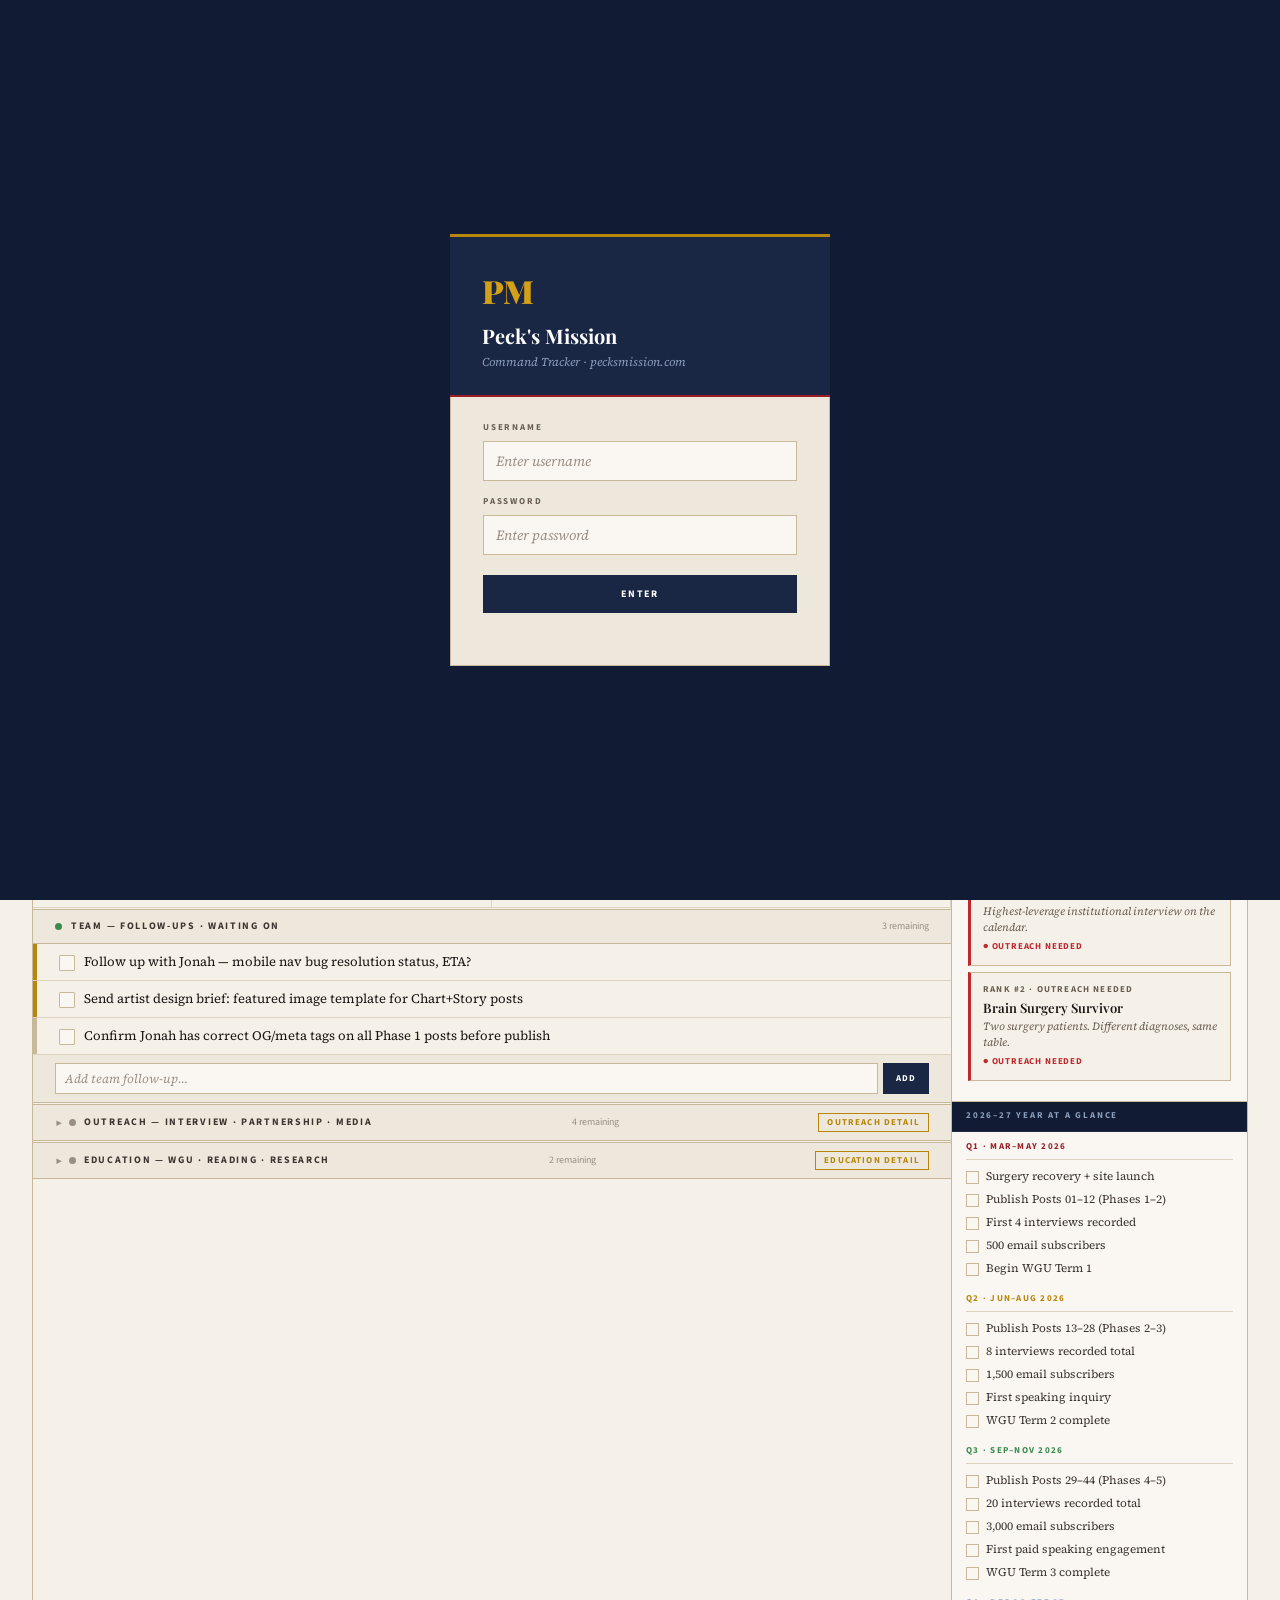
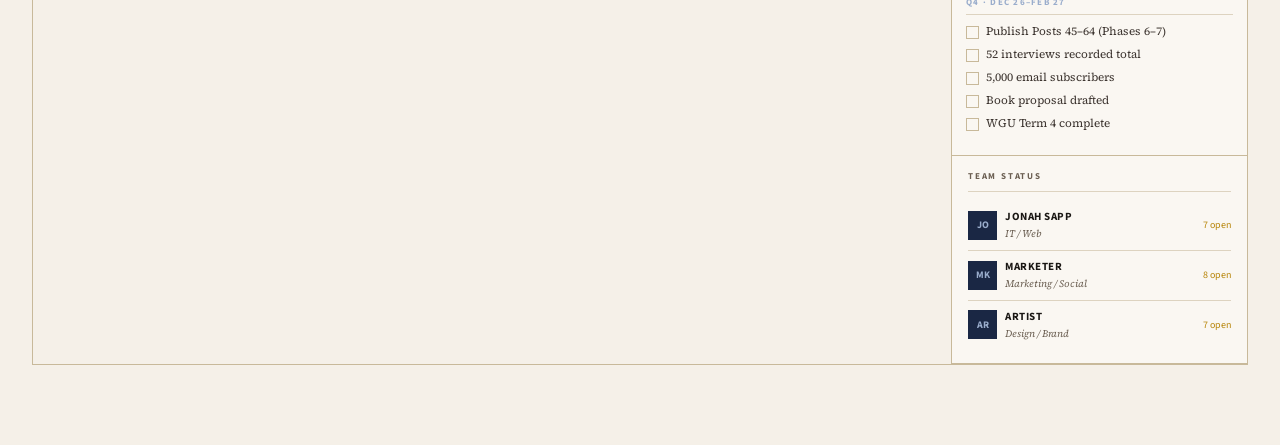
<file: index.html>
<!DOCTYPE html>
<html lang="en">
<head>
  <meta charset="UTF-8"/>
  <meta name="viewport" content="width=device-width,initial-scale=1.0"/>
  <title>Peck's Mission — Command Tracker</title>
  <link rel="preconnect" href="https://fonts.googleapis.com"/>
  <link rel="preconnect" href="https://fonts.gstatic.com" crossorigin/>
  <link href="https://fonts.googleapis.com/css2?family=Playfair+Display:ital,wght@0,400;0,600;0,700;0,900;1,400;1,600&family=Source+Serif+4:ital,opsz,wght@0,8..60,300;0,8..60,400;0,8..60,600;1,8..60,300;1,8..60,400&family=Source+Sans+3:wght@300;400;600;700&display=swap" rel="stylesheet"/>
  <link rel="stylesheet" href="styles.css"/>
  <style>
    /* ── SPURGEON DAY THEME BANNER ── */
    #spurgeon-banner {
      background: var(--navy-deep, #0d1b2e);
      border-bottom: 3px solid var(--gold, #c9a84c);
      padding: 10px 20px 10px 20px;
      display: flex;
      align-items: center;
      justify-content: space-between;
      gap: 16px;
      flex-wrap: wrap;
    }
    #spurgeon-banner .sb-day {
      font-family: var(--fn, 'Playfair Display', serif);
      font-size: 11px;
      font-weight: 700;
      letter-spacing: .18em;
      text-transform: uppercase;
      color: var(--gold, #c9a84c);
    }
    #spurgeon-banner .sb-theme {
      font-family: var(--fn, 'Playfair Display', serif);
      font-size: 15px;
      font-weight: 700;
      color: #fff;
    }
    #spurgeon-banner .sb-onejob {
      font-family: var(--fs, 'Source Serif 4', serif);
      font-style: italic;
      font-size: 12px;
      color: #8a9dbb;
      max-width: 420px;
    }
    #spurgeon-banner .sb-rest {
      background: rgba(201,168,76,.13);
      border: 1px solid rgba(201,168,76,.35);
      border-radius: 4px;
      padding: 3px 10px;
      font-size: 11px;
      color: var(--gold, #c9a84c);
      font-weight: 700;
      letter-spacing: .1em;
    }

    /* ── FOCUS MODE ── */
    #focus-btn {
      background: var(--gold, #c9a84c);
      color: #0d1b2e;
      border: none;
      border-radius: 4px;
      padding: 5px 14px;
      font-size: 11px;
      font-weight: 700;
      letter-spacing: .1em;
      text-transform: uppercase;
      cursor: pointer;
      transition: opacity .15s;
      white-space: nowrap;
    }
    #focus-btn:hover { opacity: .85; }
    body.focus-mode .sec-body:not(#sec-priority-body),
    body.focus-mode .sec-head:not(#sec-priority-head),
    body.focus-mode .tsh:not(.priority-tsh),
    body.focus-mode .ar:not(#ar-priority),
    body.focus-mode #tl-team, body.focus-mode #tl-team + .ar,
    body.focus-mode .bs,
    body.focus-mode .util-links,
    body.focus-mode .masthead .mh-stats { display: none !important; }
    body.focus-mode #focus-btn { background: #e05; color: #fff; }

    /* ── SIDEBAR TOGGLE ── */
    #sidebar-toggle {
      font-size: 11px;
      color: #6a7a99;
      cursor: pointer;
      border: 1px solid rgba(255,255,255,.1);
      border-radius: 3px;
      padding: 3px 9px;
      background: transparent;
      white-space: nowrap;
    }
    #sidebar-toggle:hover { color: #aaa; }
    body.sidebar-hidden .bs { display: none !important; }
    body.sidebar-hidden .bg { grid-template-columns: 1fr !important; }

    /* ── PRIORITY SECTION — visually unmissable ── */
    #sec-priority-head {
      border-left: 4px solid #e05 !important;
      background: rgba(220,30,50,.07) !important;
    }
    #sec-priority-head .tsh-t {
      font-weight: 700 !important;
      font-size: 13px !important;
    }

    /* ── SECTIONS COLLAPSED BY DEFAULT ── */
    .sec-body.collapsed {
      max-height: 0 !important;
      overflow: hidden !important;
      padding: 0 !important;
    }
    .sec-toggle.rotated { transform: rotate(-90deg); display: inline-block; }

    /* ── TASK COMPLETION ANIMATION ── */
    @keyframes taskDone {
      0%   { background: rgba(80,200,120,.25); transform: scale(1.01); }
      60%  { background: rgba(80,200,120,.1); }
      100% { background: transparent; transform: scale(1); }
    }
    .task-just-done { animation: taskDone .55s ease-out forwards; }

    /* ── DONE COUNTER REWARD ── */
    @keyframes counterPop {
      0%   { transform: scale(1); }
      40%  { transform: scale(1.35); color: #ffe066; }
      100% { transform: scale(1); }
    }
    .counter-pop { animation: counterPop .4s ease-out forwards; }

    /* ── REST DAY OVERLAY ── */
    #rest-overlay {
      display: none;
      position: fixed; inset: 0;
      background: rgba(13,27,46,.96);
      z-index: 9000;
      align-items: center;
      justify-content: center;
      flex-direction: column;
      gap: 18px;
      text-align: center;
    }
    #rest-overlay.active { display: flex; }
    #rest-overlay .ro-day {
      font-family: var(--fn, 'Playfair Display', serif);
      font-size: 13px; font-weight: 700; letter-spacing: .2em;
      text-transform: uppercase; color: var(--gold, #c9a84c);
    }
    #rest-overlay .ro-title {
      font-family: var(--fn, 'Playfair Display', serif);
      font-size: 32px; font-weight: 900; color: #fff;
    }
    #rest-overlay .ro-body {
      font-family: var(--fs, 'Source Serif 4', serif);
      font-style: italic; font-size: 16px; color: #8a9dbb;
      max-width: 420px; line-height: 1.6;
    }
    #rest-overlay .ro-quote {
      font-family: var(--fs, 'Source Serif 4', serif);
      font-style: italic; font-size: 13px; color: #5a6a80;
      max-width: 380px; line-height: 1.6;
    }
    #rest-override {
      margin-top: 8px; background: transparent;
      border: 1px solid rgba(255,255,255,.15); color: #5a6a80;
      border-radius: 3px; padding: 6px 16px; font-size: 11px;
      cursor: pointer; letter-spacing: .08em;
    }
    #rest-override:hover { color: #8a9dbb; }
  </style>
</head>
<body>

<!-- ═══ REST DAY OVERLAY ═══ -->
<div id="rest-overlay">
  <div class="ro-day">Wednesday · Mid-Week Sabbath</div>
  <div class="ro-title">Rest is the Work Today.</div>
  <div class="ro-body">Spurgeon protected Wednesday completely — no sermons, no letters, no ministry. He called it non-negotiable. So do you.</div>
  <div class="ro-quote">"Whoever rests not one day in seven is in danger of breaking down." — C.H. Spurgeon</div>
  <button id="rest-override" onclick="document.getElementById('rest-overlay').classList.remove('active')">I know what I'm doing — let me in</button>
</div>

<!-- ═══ LOGIN SCREEN ═══ -->
<div id="login-screen">
  <div class="lbox">
    <div class="lbox-top">
      <div class="lbox-seal">PM</div>
      <div class="lbox-title">Peck's Mission</div>
      <div class="lbox-sub">Command Tracker · pecksmission.com</div>
    </div>
    <div class="lbox-body">
      <div class="lfield"><label for="l-user">Username</label><input type="text" id="l-user" placeholder="Enter username" autocomplete="username" onkeydown="if(event.key==='Enter')doLogin()"/></div>
      <div class="lfield"><label for="l-pass">Password</label><input type="password" id="l-pass" placeholder="Enter password" autocomplete="current-password" onkeydown="if(event.key==='Enter')doLogin()"/></div>
      <button class="lbtn" onclick="doLogin()">Enter</button>
      <div class="lerr" id="lerr"></div>
    </div>
  </div>
</div>

<!-- ═══ MANAGE USERS MODAL ═══ -->
<div id="users-modal">
  <div class="um-box">
    <div class="um-head"><div class="um-title">Manage Users</div><button class="um-close" aria-label="Close manage users" onclick="closeUsers()">✕</button></div>
    <div class="um-body">
      <div class="um-note">Approved usernames — all use the same password.</div>
      <div id="user-list"></div>
      <div class="um-add"><input class="um-inp" id="new-user" placeholder="New username…" onkeydown="if(event.key==='Enter')addUser()"/><button class="ab" onclick="addUser()">Add</button></div>
    </div>
  </div>
</div>

<!-- ═══ DETAIL MODAL ═══ -->
<div id="dm">
  <div class="dm-box">
    <div class="dm-head">
      <div><div class="dm-title" id="dm-title">Detail View</div><div class="dm-sub" id="dm-sub"></div></div>
      <button class="dm-close" aria-label="Close detail view" onclick="closeDM()">✕</button>
    </div>
    <div class="dm-body" id="dm-body"></div>
  </div>
</div>

<!-- ═══ UTILITY BAR ═══ -->
<div class="util-bar">
  <div style="display:flex;align-items:center;gap:10px;">
    <button id="focus-btn" onclick="toggleFocusMode()">⚡ Focus Mode</button>
    <button id="sidebar-toggle" onclick="toggleSidebar()">Hide Sidebar</button>
  </div>
  <div style="display:flex;align-items:center;gap:16px;">
    <span class="ul" onclick="openUsers()" style="color:#6a7a99;">Manage Users</span>
    <span class="ul" onclick="signOut()" style="color:#6a7a99;">Sign Out</span>
    <span class="ul" onclick="clearState()" style="color:#6a7a99;">Reset Data</span>
    <div class="util-clock" id="clk">—</div>
  </div>
</div>

<!-- ═══ MASTHEAD ═══ -->
<div class="masthead">
  <div class="mh-inner">
    <div class="mh-brand">
      <div class="mh-seal"><div class="mh-seal-txt">PM</div></div>
      <div>
        <div class="mh-eyebrow">Command Tracker · pecksmission.com · Nashville, TN</div>
        <div class="mh-title">Peck's Mission</div>
        <div class="mh-sub">Patient Advocate · Combat Medic · Storyteller · Suboccipital Craniectomy Survivor</div>
      </div>
    </div>
    <div class="mh-stats">
      <div class="ms"><div class="ms-num gold" id="s-done">0</div><div class="ms-lbl">Done Today</div></div>
      <div class="ms"><div class="ms-num" id="s-rem">0</div><div class="ms-lbl">Remaining</div></div>
      <div class="ms"><div class="ms-num">P1</div><div class="ms-lbl">Active Phase</div></div>
      <div class="ms"><div class="ms-num red">80+</div><div class="ms-lbl">Subscribers</div></div>
    </div>
  </div>
</div>

<!-- ═══ PRIMARY NAV ═══ -->
<nav class="pnav">
  <div class="pnav-inner">
    <button class="ni active" onclick="nav('briefing',this)">Daily Briefing</button>
    <a class="ni" href="calendar.html" target="_blank" style="text-decoration:none;">Content Calendar ↗</a>
    <button class="ni" onclick="nav('interviews',this)">Interviews</button>
    <button class="ni" onclick="nav('team',this)">Team</button>
    <button class="ni" onclick="nav('analytics',this)">Analytics</button>
    <button class="ni" onclick="nav('education',this)">Education</button>
    <button class="ni" onclick="nav('outreach',this)">Outreach CRM</button>
  </div>
</nav>

<!-- ═══════════════════════════════════════════════════
     PAGE: DAILY BRIEFING
════════════════════════════════════════════════════ -->
<div class="page active" id="page-briefing">
  <div class="cw">
    <!-- SPURGEON DAY THEME BANNER -->
    <div id="spurgeon-banner">
      <div>
        <div class="sb-day" id="sb-day-label">—</div>
        <div class="sb-theme" id="sb-theme-text">—</div>
        <div class="sb-onejob" id="sb-onejob-text">—</div>
      </div>
      <div id="sb-rest-badge" class="sb-rest" style="display:none;">🛑 Rest Day</div>
    </div>

    <div class="sr"><div class="sr-line"></div><div class="sr-tag" id="today-lbl">Daily Briefing</div><div class="sr-line"></div></div>
    <div class="bg">
      <!-- LEFT COLUMN -->
      <div class="bp">
        <div class="dbn">
          <div class="dbn-day" id="dd">—</div>
          <div class="dbn-full" id="df">—</div>
          <div class="dbn-phase">● Phase 1 Active — The Personal Record</div>
        </div>

        <!-- Priority -->
        <div class="sec-head tsh" id="sec-priority-head" style="margin-top:1px;" onclick="toggleSec(this)">
          <span class="sec-toggle">▾</span><span class="flag f-r"></span>
          <span class="tsh-t">Priority — Non-Negotiable Today</span>
          <span class="tsh-c" id="c-p"></span>
          <button class="sec-drill" onclick="event.stopPropagation();drillTask('priority','Priority')">Priority Detail</button>
        </div>
        <div class="sec-body" id="sec-priority-body" style="max-height:2000px;">
          <div id="tl-priority"></div>
          <div class="ar" id="ar-priority"><input class="ai" id="ai-priority" placeholder="Add priority task…" onkeydown="if(event.key==='Enter')addT('priority')"/><button class="ab" onclick="addT('priority')">Add</button></div>
        </div>

        <!-- Content -->
        <div class="sec-head tsh" style="margin-top:1px;" onclick="toggleSec(this)">
          <span class="sec-toggle rotated">▾</span><span class="flag f-g"></span>
          <span class="tsh-t">Content — Writing · Publishing · Scheduling</span>
          <span class="tsh-c" id="c-c"></span>
          <button class="sec-drill" onclick="event.stopPropagation();drillTask('content','Content')">Content Detail</button>
        </div>
        <div class="sec-body collapsed" style="max-height:2000px;">
          <div id="tl-content"></div>
          <div class="ar"><input class="ai" id="ai-content" placeholder="Add content task…" onkeydown="if(event.key==='Enter')addT('content')"/><button class="ab" onclick="addT('content')">Add</button></div>
        </div>

        <!-- Comms Check -->
        <div class="tsh" style="margin-top:1px;"><span class="flag f-n"></span><span class="tsh-t">Comms Check — Email · DM · Platform</span></div>
        <div class="cg">
          <div class="cc" onclick="toggleComms(this)"><div class="cp">Email / Mailchimp</div><div class="cn">Inbox</div><div class="ch">Answer all outstanding emails</div></div>
          <div class="cc" onclick="toggleComms(this)"><div class="cp">Instagram DMs</div><div class="cn">Check</div><div class="ch">Respond to every DM</div></div>
          <div class="cc" onclick="toggleComms(this)"><div class="cp">Facebook</div><div class="cn neu">Check</div><div class="ch">Comments + messages</div></div>
          <div class="cc" onclick="toggleComms(this)"><div class="cp">Texts / Interview Outreach</div><div class="cn neu">Check</div><div class="ch">Follow up on any outreach texts</div></div>
        </div>

        <!-- Team -->
        <div class="tsh" style="margin-top:1px;"><span class="flag f-gr"></span><span class="tsh-t">Team — Follow-Ups · Waiting On</span><span class="tsh-c" id="c-t"></span></div>
        <div id="tl-team"></div>
        <div class="ar"><input class="ai" id="ai-team" placeholder="Add team follow-up…" onkeydown="if(event.key==='Enter')addT('team')"/><button class="ab" onclick="addT('team')">Add</button></div>

        <!-- Outreach Daily -->
        <div class="sec-head tsh" style="margin-top:1px;" onclick="toggleSec(this)">
          <span class="sec-toggle rotated">▾</span><span class="flag f-m"></span>
          <span class="tsh-t">Outreach — Interview · Partnership · Media</span>
          <span class="tsh-c" id="c-o"></span>
          <button class="sec-drill" onclick="event.stopPropagation();drillTask('outreach-daily','Outreach')">Outreach Detail</button>
        </div>
        <div class="sec-body collapsed" style="max-height:2000px;">
          <div id="tl-outreach-daily"></div>
          <div class="ar"><input class="ai" id="ai-outreach-daily" placeholder="Add outreach task…" onkeydown="if(event.key==='Enter')addT('outreach-daily')"/><button class="ab" onclick="addT('outreach-daily')">Add</button></div>
        </div>

        <!-- Education Daily -->
        <div class="sec-head tsh" style="margin-top:1px;" onclick="toggleSec(this)">
          <span class="sec-toggle rotated">▾</span><span class="flag f-m"></span>
          <span class="tsh-t">Education — WGU · Reading · Research</span>
          <span class="tsh-c" id="c-e"></span>
          <button class="sec-drill" onclick="event.stopPropagation();drillTask('edu','Education')">Education Detail</button>
        </div>
        <div class="sec-body collapsed" style="max-height:2000px;">
          <div id="tl-edu"></div>
          <div class="ar"><input class="ai" id="ai-edu" placeholder="Add education task…" onkeydown="if(event.key==='Enter')addT('edu')"/><button class="ab" onclick="addT('edu')">Add</button></div>
        </div>
      </div>

      <!-- RIGHT SIDEBAR -->
      <div class="bs">
        <div class="sbb">
          <div class="sbl">Mission Progress</div>
          <div class="pi"><div class="pi-lbs"><span>Posts Published</span><span>0 / 64</span></div><div class="pt"><div class="pf fn" style="width:0%"></div></div></div>
          <div class="pi"><div class="pi-lbs"><span>Interviews Done</span><span>0 / 52</span></div><div class="pt"><div class="pf fg" style="width:0%"></div></div></div>
          <div class="pi"><div class="pi-lbs"><span>Email Subscribers</span><span>80+</span></div><div class="pt"><div class="pf fgr" style="width:8%"></div></div></div>
          <div class="oq">
            <div class="oq-t">"Good physicians treat the disease. Great physicians treat the patient that has the disease."</div>
            <div class="oq-a">— William Osler, Founder of Johns Hopkins Medicine</div>
          </div>
        </div>
        <div class="sbb">
          <div class="sbl">Next Post</div>
          <div class="sc g"><div class="sc-ty">Chart + Story · Phase 1 · Post 01</div><div class="sc-ti">Stand In Front of Me</div><div class="sc-d">Surgery Day — neuro assessments, pain documentation. Sets the format for everything that follows.</div><div class="sc-s dr">● Drafting</div></div>
        </div>
        <div class="sbb">
          <div class="sbl">Top Priority Interviews</div>
          <div class="sc r"><div class="sc-ty">Rank #1 · Outreach Needed</div><div class="sc-ti">VP of Operations — Level 1 Trauma</div><div class="sc-d">Highest-leverage institutional interview on the calendar.</div><div class="sc-s out">● Outreach Needed</div></div>
          <div class="sc r"><div class="sc-ty">Rank #2 · Outreach Needed</div><div class="sc-ti">Brain Surgery Survivor</div><div class="sc-d">Two surgery patients. Different diagnoses, same table.</div><div class="sc-s out">● Outreach Needed</div></div>
        </div>
        <div class="sbb" style="padding:0;overflow:hidden;">
          <div style="background:var(--navy-deep);padding:7px 14px;border-bottom:1px solid rgba(255,255,255,.08);">
            <div style="font-family:var(--fn);font-size:9px;font-weight:700;letter-spacing:.2em;text-transform:uppercase;color:#8a9dbb;">2026–27 Year at a Glance</div>
          </div>
          <div id="yag-body" style="padding:8px 14px;background:var(--white);"></div>
        </div>
        <div class="sbb">
          <div class="sbl">Team Status</div>
          <div class="str" onclick="nav('team',null)"><div class="sav">JO</div><div><div class="stn">Jonah Sapp</div><div class="str-r">IT / Web</div></div><div class="stp">7 open</div></div>
          <div class="str" onclick="nav('team',null)"><div class="sav">MK</div><div><div class="stn">Marketer</div><div class="str-r">Marketing / Social</div></div><div class="stp">8 open</div></div>
          <div class="str" onclick="nav('team',null)"><div class="sav">AR</div><div><div class="stn">Artist</div><div class="str-r">Design / Brand</div></div><div class="stp">7 open</div></div>
        </div>
      </div>
    </div>
  </div>
</div>

<!-- ═══════════════════════════════════════════════════
     PAGE: CONTENT CALENDAR
════════════════════════════════════════════════════ -->
<div class="page" id="page-content">
  <div class="cw">
    <div class="sr"><div class="sr-line"></div><div class="sr-tag">Content Calendar · 64 Posts · 7 Phases · 1 Argument</div><div class="sr-line"></div></div>
    <div style="font-family:var(--fs);font-style:italic;color:var(--muted);font-size:13px;padding:4px 0 4px;">Sequence only — dates disregarded. Click status to advance: Planned → Drafting → Ready → Live.</div>
    <div class="cfb-bar">
      <button class="cfb active" onclick="filterCal('all',this)">All Posts</button>
      <button class="cfb" onclick="filterCal('ch',this)">Chart + Story</button>
      <button class="cfb" onclick="filterCal('sl',this)">Solo</button>
      <button class="cfb" onclick="filterCal('in',this)">Interview</button>
      <button class="cfb" onclick="filterCal('co',this)">Collaborative</button>
    </div>
    <div id="cal-body"></div>
  </div>
</div>

<!-- ═══════════════════════════════════════════════════
     PAGE: INTERVIEWS
════════════════════════════════════════════════════ -->
<div class="page" id="page-interviews">
  <div class="cw">
    <div class="sr"><div class="sr-line"></div><div class="sr-tag">Interview Pipeline · 52 Guests · Ranked by Reach · Goal: 1/Week</div><div class="sr-line"></div></div>
    <div style="font-family:var(--fs);font-style:italic;color:var(--muted);font-size:13px;padding:4px 0 8px;">Click any row to expand prep questions and notes. Click status badge to advance pipeline.</div>
    <table class="it" id="it">
      <thead><tr>
        <th style="width:44px;">#</th>
        <th>Guest &amp; Topic</th>
        <th style="width:85px;">Phase</th>
        <th style="width:105px;">Status</th>
        <th style="width:55px;">Expand</th>
      </tr></thead>
      <tbody id="it-body"></tbody>
    </table>
    <div class="aif">
      <div class="aif-t">Add New Interview to Pipeline</div>
      <div class="fg2">
        <div class="fgp"><label class="flbl">Guest Name / Role</label><input class="finp" id="ng" placeholder="e.g. ICU Nurse, Vanderbilt"/></div>
        <div class="fgp"><label class="flbl">Phase</label><input class="finp" id="nph" placeholder="e.g. P2, P5+P6"/></div>
        <div class="fgp full"><label class="flbl">Topic / Unique Angle</label><input class="finp" id="nt" placeholder="What does this interview prove? What's the hook?"/></div>
        <div class="fgp full"><label class="flbl">Initial Prep Notes (optional)</label><input class="finp" id="nn" placeholder="Key questions, contact info, scheduling notes…"/></div>
      </div>
      <div style="margin-top:11px;"><button class="ab" onclick="addInt()">Add to Pipeline</button></div>
    </div>
  </div>
</div>

<!-- ═══════════════════════════════════════════════════
     PAGE: TEAM
════════════════════════════════════════════════════ -->
<div class="page" id="page-team">
  <div class="cw">
    <div class="sr"><div class="sr-line"></div><div class="sr-tag">Team Task Tracker — Jonah · Marketer · Artist</div><div class="sr-line"></div></div>
    <div class="tcols" id="tcols"></div>
  </div>
</div>

<!-- ═══════════════════════════════════════════════════
     PAGE: ANALYTICS
════════════════════════════════════════════════════ -->
<div class="page" id="page-analytics">
  <div class="cw">
    <div class="sr"><div class="sr-line"></div><div class="sr-tag">Platform Analytics — Update Weekly</div><div class="sr-line"></div></div>
    <div style="font-family:var(--fs);font-style:italic;color:var(--muted);font-size:13px;padding:6px 0 4px;">Enter current numbers. Use the notes line under each metric for context or trends.</div>
    <div class="ag" id="ag"></div>
  </div>
</div>

<!-- ═══════════════════════════════════════════════════
     PAGE: EDUCATION
════════════════════════════════════════════════════ -->
<div class="page" id="page-education">
  <div class="cw">
    <div class="sr"><div class="sr-line"></div><div class="sr-tag">Self-Education — Mission Reading · WGU BSHA · GoLife100/200 · GoBusiness200 · Goal: 100 Books/Year</div><div class="sr-line"></div></div>
    <div class="ecols" id="ecols"></div>
  </div>
</div>

<!-- ═══════════════════════════════════════════════════
     PAGE: OUTREACH CRM
════════════════════════════════════════════════════ -->
<div class="page" id="page-outreach">
  <div class="cw">
    <div class="sr"><div class="sr-line"></div><div class="sr-tag">Outreach CRM — 45 Contacts Preloaded · Click Row to Advance Status</div><div class="sr-line"></div></div>
    <div style="font-family:var(--fs);font-style:italic;color:var(--muted);font-size:13px;padding:4px 0 6px;">Research → Pitched → Replied → Confirmed → Passed. Contacts organized by category.</div>
    <table class="crm">
      <thead><tr>
        <th>Contact / Organization</th>
        <th style="width:150px;">Category</th>
        <th style="width:95px;">Last Contact</th>
        <th style="width:98px;">Status</th>
      </tr></thead>
      <tbody id="crm-body"></tbody>
    </table>
    <div class="crm-add">
      <input class="crminp" id="crm-nm" placeholder="Contact or org name…" style="flex:1;"/>
      <input class="crminp" id="crm-ct" placeholder="Category…" style="width:170px;"/>
      <input class="crminp" id="crm-no" placeholder="Notes…" style="width:200px;"/>
      <button class="ab" onclick="addCRM()">Add Contact</button>
    </div>
  </div>
</div>

<!-- ═══════════════════════════════════════════════════
     SCRIPTS — load order matters
════════════════════════════════════════════════════ -->
<script src="shared.js"></script>
<script src="interviews-data.js"></script>
<script src="books-data.js"></script>
<script src="calendar-data.js"></script>
<script src="storage.js"></script>
<script src="briefing.js"></script>
<script src="calendar.js"></script>
<script src="interviews.js"></script>
<script src="team.js"></script>
<script src="analytics.js"></script>
<script src="education.js"></script>
<script src="outreach.js"></script>
<script src="drills.js"></script>
<script src="init.js"></script>

<script>
/* ── SPURGEON DAILY THEMES ── */
const SPURGEON_DAYS = {
  0: { // Sunday
    label: 'Sunday',
    theme: 'Reflection & Recovery',
    job: 'Review the week. Write one honest paragraph about what moved the mission forward.',
    rest: false
  },
  1: { // Monday
    label: 'Monday',
    theme: 'Correspondence & Comms',
    job: 'Clear every inbox. Answer every DM. Start the week with zero outstanding messages.',
    rest: false
  },
  2: { // Tuesday
    label: 'Tuesday',
    theme: 'Content Day',
    job: 'Write, record, or schedule one piece of content. That\'s the win for today.',
    rest: false
  },
  3: { // Wednesday
    label: 'Wednesday · Mid-Week Sabbath',
    theme: 'Protected Rest',
    job: 'Spurgeon took Wednesday completely off. No output. No decisions. Recharge.',
    rest: true
  },
  4: { // Thursday
    label: 'Thursday',
    theme: 'Outreach & Interviews',
    job: 'Send one pitch. Follow up on one lead. Move one interview closer to booked.',
    rest: false
  },
  5: { // Friday
    label: 'Friday',
    theme: 'Deep Work & Education',
    job: 'One hour of WGU or mission reading. No shallow tasks until this is done.',
    rest: false
  },
  6: { // Saturday
    label: 'Saturday',
    theme: 'Review & Plan',
    job: 'What\'s undone from this week? Set the three priorities for Monday. Then stop.',
    rest: false
  }
};

function initSpurgeonBanner() {
  const day = new Date().getDay();
  const d = SPURGEON_DAYS[day];
  document.getElementById('sb-day-label').textContent = d.label;
  document.getElementById('sb-theme-text').textContent = d.theme;
  document.getElementById('sb-onejob-text').textContent = d.job;
  if (d.rest) {
    document.getElementById('sb-rest-badge').style.display = 'block';
    document.getElementById('rest-overlay').classList.add('active');
  }
}

/* ── FOCUS MODE ── */
function toggleFocusMode() {
  const on = document.body.classList.toggle('focus-mode');
  document.getElementById('focus-btn').textContent = on ? '✕ Exit Focus' : '⚡ Focus Mode';
}

/* ── SIDEBAR TOGGLE ── */
function toggleSidebar() {
  const hidden = document.body.classList.toggle('sidebar-hidden');
  document.getElementById('sidebar-toggle').textContent = hidden ? 'Show Sidebar' : 'Hide Sidebar';
}

/* ── PATCH toggleSec TO SUPPORT COLLAPSED CLASS ── */
const _origToggleSec = typeof toggleSec === 'function' ? toggleSec : null;
window.toggleSec = function(header) {
  if (_origToggleSec) { _origToggleSec(header); return; }
  const body = header.nextElementSibling;
  const arrow = header.querySelector('.sec-toggle');
  if (!body) return;
  body.classList.toggle('collapsed');
  if (arrow) arrow.classList.toggle('rotated');
};

/* ── DONE COUNTER REWARD ANIMATION ── */
const _sDoneEl = document.getElementById('s-done');
if (_sDoneEl) {
  const obs = new MutationObserver(() => {
    _sDoneEl.classList.remove('counter-pop');
    void _sDoneEl.offsetWidth; // reflow
    _sDoneEl.classList.add('counter-pop');
  });
  obs.observe(_sDoneEl, { childList: true, characterData: true, subtree: true });
}

/* ── INIT ── */
document.addEventListener('DOMContentLoaded', initSpurgeonBanner);
// fallback if DOMContentLoaded already fired
if (document.readyState !== 'loading') initSpurgeonBanner();
</script>
</body>
</html>
</file>
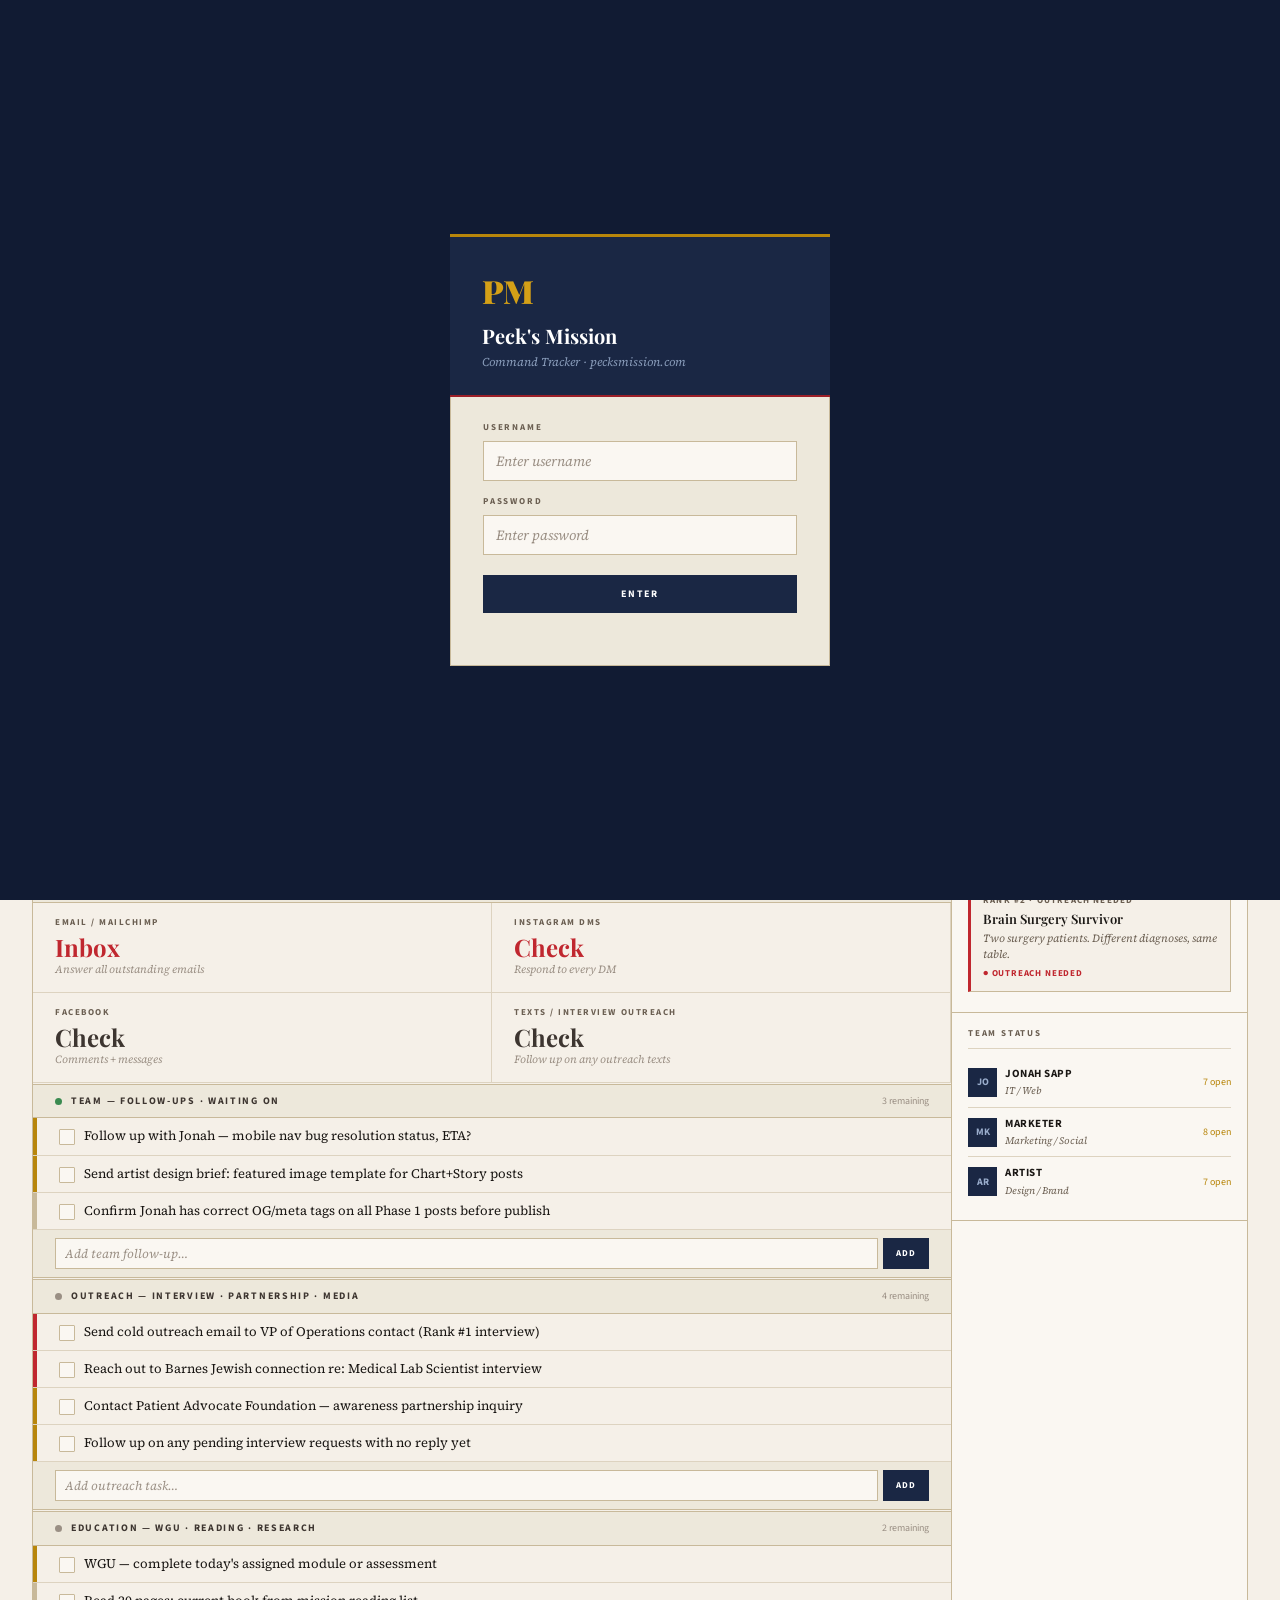
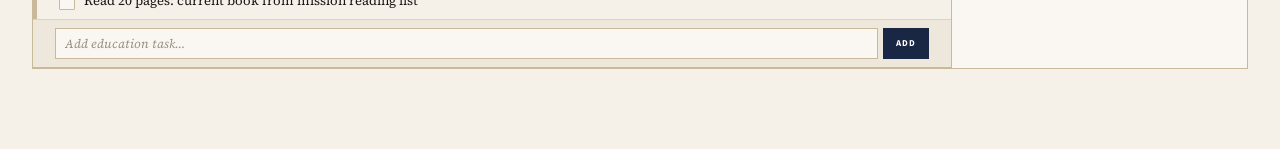
<file: index (2).html>
<!DOCTYPE html>
<html lang="en">
<head>
  <meta charset="UTF-8"/>
  <meta name="viewport" content="width=device-width,initial-scale=1.0"/>
  <title>Peck's Mission — Command Tracker</title>
  <link rel="preconnect" href="https://fonts.googleapis.com"/>
  <link rel="preconnect" href="https://fonts.gstatic.com" crossorigin/>
  <link href="https://fonts.googleapis.com/css2?family=Playfair+Display:ital,wght@0,400;0,600;0,700;0,900;1,400;1,600&family=Source+Serif+4:ital,opsz,wght@0,8..60,300;0,8..60,400;0,8..60,600;1,8..60,300;1,8..60,400&family=Source+Sans+3:wght@300;400;600;700&display=swap" rel="stylesheet"/>
  <style>
    :root{--navy:#1a2744;--navy-deep:#111b33;--navy-mid:#243058;--red:#9c1f28;--red-lt:#c0272f;--cream:#f5f0e8;--cream-dk:#ede8db;--cream-md:#e6dfd0;--rule:#c8b99a;--rule-lt:#ddd3c0;--ink:#1a1714;--ink-md:#3d3530;--muted:#6b5f52;--muted-lt:#9a8f84;--white:#faf7f2;--gold:#b8860b;--gold-lt:#d4a017;--green:#2d6b3f;--green-lt:#3a8a50;--fd:'Playfair Display',Georgia,serif;--fs:'Source Serif 4',Georgia,serif;--fn:'Source Sans 3',Helvetica,sans-serif;}
    /* LOGIN */
    #login-screen{position:fixed;inset:0;background:var(--navy-deep);display:flex;align-items:center;justify-content:center;z-index:9999;}
    #login-screen.hidden{display:none;}
    .lbox{width:380px;max-width:90vw;}
    .lbox-top{background:var(--navy);padding:28px 32px 22px;border-top:3px solid var(--gold);border-bottom:2px solid var(--red);}
    .lbox-seal{font-family:var(--fd);font-size:32px;font-weight:900;color:var(--gold-lt);letter-spacing:-.02em;margin-bottom:6px;}
    .lbox-title{font-family:var(--fd);font-size:20px;font-weight:700;color:#fff;line-height:1.2;}
    .lbox-sub{font-family:var(--fs);font-size:12px;font-style:italic;color:#8a9dbb;margin-top:5px;}
    .lbox-body{background:var(--cream-dk);padding:24px 32px 28px;border:1px solid var(--rule);border-top:none;}
    .lfield{margin-bottom:14px;}
    .lfield label{display:block;font-family:var(--fn);font-size:9px;font-weight:700;letter-spacing:.2em;text-transform:uppercase;color:var(--muted);margin-bottom:5px;}
    .lfield input{width:100%;background:var(--white);border:1px solid var(--rule);padding:9px 12px;font-family:var(--fs);font-size:14px;color:var(--ink);outline:none;transition:border-color .15s;}
    .lfield input:focus{border-color:var(--navy);}
    .lfield input::placeholder{color:var(--muted-lt);font-style:italic;}
    .lbtn{width:100%;background:var(--navy);border:none;color:#fff;font-family:var(--fn);font-size:10px;font-weight:700;letter-spacing:.18em;text-transform:uppercase;padding:12px;cursor:pointer;margin-top:6px;transition:background .15s;}
    .lbtn:hover{background:var(--navy-deep);}
    .lerr{font-family:var(--fn);font-size:11px;color:var(--red-lt);margin-top:8px;text-align:center;min-height:16px;letter-spacing:.03em;}
    /* MANAGE USERS MODAL */
    #users-modal{position:fixed;inset:0;background:rgba(17,27,51,.85);display:none;align-items:center;justify-content:center;z-index:8000;}
    #users-modal.open{display:flex;}
    .um-box{background:var(--cream);border:1px solid var(--rule);border-top:3px solid var(--navy);width:420px;max-width:92vw;max-height:80vh;display:flex;flex-direction:column;}
    .um-head{background:var(--navy);padding:14px 18px;display:flex;align-items:center;justify-content:space-between;}
    .um-title{font-family:var(--fd);font-size:16px;font-weight:600;color:#fff;}
    .um-close{background:none;border:none;color:#9aadcc;font-size:18px;cursor:pointer;line-height:1;}
    .um-close:hover{color:#fff;}
    .um-body{padding:16px 18px;overflow-y:auto;}
    .um-note{font-family:var(--fs);font-size:12px;font-style:italic;color:var(--muted);margin-bottom:12px;}
    .user-row{display:flex;align-items:center;justify-content:space-between;padding:8px 12px;border:1px solid var(--rule-lt);background:var(--white);margin-bottom:5px;}
    .user-name{font-family:var(--fn);font-size:12px;font-weight:700;color:var(--ink);letter-spacing:.04em;}
    .user-del{background:none;border:none;font-family:var(--fn);font-size:10px;color:var(--muted-lt);cursor:pointer;padding:2px 6px;}
    .user-del:hover{color:var(--red-lt);}
    .um-add{display:flex;gap:7px;margin-top:12px;}
    .um-inp{flex:1;background:var(--white);border:1px solid var(--rule);padding:7px 10px;font-family:var(--fs);font-size:13px;color:var(--ink);outline:none;}
    .um-inp:focus{border-color:var(--navy);}
    .um-inp::placeholder{color:var(--muted-lt);font-style:italic;}
    *,*::before,*::after{box-sizing:border-box;margin:0;padding:0;}
    html{scroll-behavior:smooth;}
    body{background:var(--cream);color:var(--ink);font-family:var(--fs);font-size:15px;line-height:1.65;min-height:100vh;}
    .util-bar{background:var(--navy-deep);padding:0 32px;height:36px;display:flex;align-items:center;justify-content:space-between;}
    .util-links{display:flex;gap:18px;}
    .ul{font-family:var(--fn);font-size:11px;color:#9aadcc;cursor:pointer;letter-spacing:.03em;transition:color .15s;}
    .ul:hover{color:#fff;}
    .util-clock{font-family:var(--fn);font-size:11px;color:#6a7a99;letter-spacing:.06em;}
    .masthead{background:var(--navy);padding:20px 32px 0;border-bottom:3px solid var(--red);position:relative;}
    .masthead::before{content:'';position:absolute;top:0;left:0;right:0;height:2px;background:var(--gold);}
    .mh-inner{max-width:1300px;margin:0 auto;display:flex;align-items:flex-end;justify-content:space-between;padding-bottom:16px;flex-wrap:wrap;gap:14px;}
    .mh-brand{display:flex;align-items:flex-end;gap:18px;}
    .mh-seal{width:62px;height:62px;border:2px solid rgba(255,255,255,.15);border-radius:50%;display:flex;align-items:center;justify-content:center;background:rgba(255,255,255,.05);flex-shrink:0;}
    .mh-seal-txt{font-family:var(--fd);font-size:21px;font-weight:900;color:var(--gold-lt);}
    .mh-eyebrow{font-family:var(--fn);font-size:10px;letter-spacing:.2em;text-transform:uppercase;color:var(--gold-lt);margin-bottom:4px;}
    .mh-title{font-family:var(--fd);font-size:clamp(22px,3.5vw,40px);font-weight:700;color:#fff;letter-spacing:-.01em;line-height:1.05;}
    .mh-sub{font-family:var(--fs);font-size:13px;font-style:italic;color:#9aadcc;margin-top:4px;}
    .mh-stats{display:flex;gap:26px;flex-wrap:wrap;}
    .ms{text-align:right;}
    .ms-num{font-family:var(--fd);font-size:27px;font-weight:700;color:#fff;line-height:1;}
    .ms-num.gold{color:var(--gold-lt);}
    .ms-num.red{color:#e07070;}
    .ms-lbl{font-family:var(--fn);font-size:9px;letter-spacing:.14em;text-transform:uppercase;color:#6a7a99;margin-top:2px;}
    .pnav{background:var(--navy-mid);border-bottom:1px solid rgba(255,255,255,.08);padding:0 32px;position:sticky;top:0;z-index:200;}
    .pnav-inner{max-width:1300px;margin:0 auto;display:flex;overflow-x:auto;scrollbar-width:none;}
    .pnav-inner::-webkit-scrollbar{display:none;}
    .ni{background:none;border:none;cursor:pointer;font-family:var(--fn);font-size:11px;font-weight:600;letter-spacing:.08em;text-transform:uppercase;color:#8a9dbb;padding:13px 15px;border-bottom:3px solid transparent;margin-bottom:-1px;white-space:nowrap;transition:all .15s;}
    .ni:hover{color:#c8d8ee;}
    .ni.active{color:#fff;border-bottom-color:var(--red-lt);}
    .page{display:none;}
    .page.active{display:block;}
    .cw{max-width:1300px;margin:0 auto;padding:0 32px 80px;}
    .sr{display:flex;align-items:center;gap:14px;padding:22px 0 12px;}
    .sr-line{flex:1;height:1px;background:var(--rule);}
    .sr-tag{font-family:var(--fn);font-size:9px;font-weight:700;letter-spacing:.2em;text-transform:uppercase;padding:3px 12px;border:1px solid var(--rule);color:var(--muted);background:var(--cream-dk);white-space:nowrap;}
    /* BRIEFING */
    .bg{display:grid;grid-template-columns:1fr 295px;border:1px solid var(--rule);border-top:none;}
    .bp{border-right:1px solid var(--rule);}
    .bs{background:var(--white);}
    .dbn{background:var(--navy);padding:13px 22px;display:flex;align-items:baseline;gap:12px;border-bottom:2px solid var(--red);flex-wrap:wrap;}
    .dbn-day{font-family:var(--fd);font-size:29px;font-weight:700;color:#fff;line-height:1;}
    .dbn-full{font-family:var(--fn);font-size:11px;letter-spacing:.13em;text-transform:uppercase;color:#8a9dbb;}
    .dbn-phase{margin-left:auto;font-family:var(--fn);font-size:9px;letter-spacing:.11em;text-transform:uppercase;color:var(--gold-lt);background:rgba(255,255,255,.06);padding:4px 11px;border:1px solid rgba(255,255,255,.1);}
    .tsh{background:var(--cream-dk);border-bottom:1px solid var(--rule);border-top:1px solid var(--rule);padding:8px 22px;display:flex;align-items:center;gap:9px;}
    .tsh-t{font-family:var(--fn);font-size:10px;font-weight:700;letter-spacing:.17em;text-transform:uppercase;color:var(--ink-md);}
    .tsh-c{margin-left:auto;font-family:var(--fn);font-size:10px;color:var(--muted-lt);}
    .flag{display:inline-block;width:7px;height:7px;border-radius:50%;flex-shrink:0;}
    .f-r{background:var(--red-lt);}
    .f-g{background:var(--gold);}
    .f-n{background:var(--navy);}
    .f-gr{background:var(--green-lt);}
    .f-m{background:var(--muted-lt);}
    .tr{display:flex;align-items:flex-start;gap:9px;padding:9px 22px 9px 26px;border-bottom:1px solid var(--rule-lt);cursor:pointer;transition:background .1s;position:relative;animation:rowIn .2s ease both;}
    .tr:hover{background:var(--cream-dk);}
    .tr.done{opacity:.4;}
    .tr.done .tt{text-decoration:line-through;}
    .tpb{position:absolute;left:0;top:0;bottom:0;width:4px;}
    .pr-h{background:var(--red-lt);}
    .pr-m{background:var(--gold);}
    .pr-l{background:var(--rule);}
    .tcb{width:16px;height:16px;border:1.5px solid var(--rule);border-radius:1px;flex-shrink:0;margin-top:2px;display:flex;align-items:center;justify-content:center;background:var(--white);transition:all .15s;}
    .tr.done .tcb{background:var(--navy);border-color:var(--navy);}
    .ck-svg{display:none;}
    .tr.done .ck-svg{display:block;}
    .tb{flex:1;}
    .tt{font-family:var(--fs);font-size:13px;color:var(--ink);line-height:1.4;}
    .tn{font-family:var(--fs);font-size:11px;font-style:italic;color:var(--muted-lt);margin-top:1px;}
    .tdel{font-family:var(--fn);font-size:10px;color:var(--rule);cursor:pointer;margin-left:5px;opacity:0;}
    .tr:hover .tdel{opacity:1;}
    .tdel:hover{color:var(--red-lt);}
    .ar{display:flex;gap:5px;padding:8px 22px;background:var(--cream-dk);border-bottom:1px solid var(--rule);}
    .ai{flex:1;background:var(--white);border:1px solid var(--rule);padding:6px 9px;font-family:var(--fs);font-size:12.5px;color:var(--ink);outline:none;}
    .ai:focus{border-color:var(--navy);}
    .ai::placeholder{color:var(--muted-lt);font-style:italic;}
    .ab{background:var(--navy);border:none;color:#fff;font-family:var(--fn);font-size:9px;font-weight:700;letter-spacing:.11em;text-transform:uppercase;padding:6px 13px;cursor:pointer;white-space:nowrap;}
    .ab:hover{background:var(--navy-deep);}
    .cg{display:grid;grid-template-columns:1fr 1fr;}
    .cc{padding:13px 22px;border-right:1px solid var(--rule-lt);border-bottom:1px solid var(--rule-lt);cursor:pointer;transition:background .12s;}
    .cc:hover{background:var(--cream-dk);}
    .cc.cleared{opacity:.35;}
    .cp{font-family:var(--fn);font-size:9px;font-weight:700;letter-spacing:.17em;text-transform:uppercase;color:var(--muted);margin-bottom:4px;}
    .cn{font-family:var(--fd);font-size:24px;font-weight:700;color:var(--red-lt);line-height:1;}
    .cn.neu{color:var(--ink-md);}
    .ch{font-family:var(--fs);font-size:11px;font-style:italic;color:var(--muted-lt);margin-top:2px;}
    /* SIDEBAR */
    .sbb{border-bottom:1px solid var(--rule);padding:14px 16px;}
    .sbl{font-family:var(--fn);font-size:9px;font-weight:700;letter-spacing:.2em;text-transform:uppercase;color:var(--muted);margin-bottom:9px;padding-bottom:6px;border-bottom:1px solid var(--rule-lt);}
    .pi{margin-bottom:9px;}
    .pi-lbs{display:flex;justify-content:space-between;font-family:var(--fn);font-size:10px;color:var(--muted);margin-bottom:3px;}
    .pt{height:4px;background:var(--rule-lt);}
    .pf{height:100%;transition:width .5s;}
    .fn{background:var(--navy);}
    .fg{background:var(--gold);}
    .fgr{background:var(--green-lt);}
    .oq{border-left:3px solid var(--navy);padding:9px 13px;background:var(--cream-dk);margin-top:10px;}
    .oq-t{font-family:var(--fd);font-size:12px;font-style:italic;color:var(--ink-md);line-height:1.6;}
    .oq-a{font-family:var(--fn);font-size:9px;letter-spacing:.11em;text-transform:uppercase;color:var(--muted);margin-top:4px;}
    .sc{border:1px solid var(--rule);border-left:3px solid var(--navy);padding:10px 12px;background:var(--cream);margin-bottom:6px;}
    .sc.r{border-left-color:var(--red-lt);}
    .sc.g{border-left-color:var(--gold);}
    .sc-ty{font-family:var(--fn);font-size:9px;font-weight:700;letter-spacing:.13em;text-transform:uppercase;color:var(--muted);margin-bottom:2px;}
    .sc-ti{font-family:var(--fd);font-size:13px;font-weight:600;color:var(--ink);line-height:1.3;margin-bottom:3px;}
    .sc-d{font-family:var(--fs);font-size:11px;font-style:italic;color:var(--muted);line-height:1.45;}
    .sc-s{font-family:var(--fn);font-size:9px;font-weight:700;letter-spacing:.09em;text-transform:uppercase;margin-top:4px;}
    .sc-s.out{color:var(--red-lt);}
    .sc-s.dr{color:var(--gold);}
    .str{display:flex;align-items:center;gap:8px;padding:7px 0;border-bottom:1px solid var(--rule-lt);cursor:pointer;}
    .str:last-child{border-bottom:none;}
    .str:hover{opacity:.75;}
    .sav{width:29px;height:29px;background:var(--navy);color:#9aadcc;display:flex;align-items:center;justify-content:center;font-family:var(--fn);font-size:10px;font-weight:700;flex-shrink:0;}
    .stn{font-family:var(--fn);font-size:11px;font-weight:700;color:var(--ink);text-transform:uppercase;letter-spacing:.05em;}
    .str-r{font-family:var(--fs);font-size:10px;font-style:italic;color:var(--muted);}
    .stp{margin-left:auto;font-family:var(--fn);font-size:10px;color:var(--gold);}
    /* CALENDAR */
    .cfb-bar{display:flex;gap:5px;padding:12px 0 5px;flex-wrap:wrap;}
    .cfb{background:var(--white);border:1px solid var(--rule);cursor:pointer;font-family:var(--fn);font-size:9px;font-weight:700;letter-spacing:.11em;text-transform:uppercase;color:var(--muted);padding:4px 12px;transition:all .15s;}
    .cfb:hover{border-color:var(--navy);color:var(--navy);}
    .cfb.active{background:var(--navy);border-color:var(--navy);color:#fff;}
    .cph{background:var(--navy);color:#fff;padding:8px 16px;display:flex;align-items:center;justify-content:space-between;margin-top:2px;}
    .cph-t{font-family:var(--fd);font-size:14px;font-weight:600;font-style:italic;}
    .cph-s{font-family:var(--fn);font-size:9px;letter-spacing:.13em;text-transform:uppercase;color:#8a9dbb;}
    table.cal{width:100%;border-collapse:collapse;background:var(--white);}
    table.cal th{background:var(--cream-dk);border-bottom:2px solid var(--rule);border-right:1px solid var(--rule-lt);padding:7px 13px;font-family:var(--fn);font-size:9px;font-weight:700;letter-spacing:.15em;text-transform:uppercase;color:var(--muted);text-align:left;}
    table.cal td{border-bottom:1px solid var(--rule-lt);border-right:1px solid var(--rule-lt);padding:9px 13px;vertical-align:top;}
    table.cal tr:hover td{background:var(--cream);}
    .ctb{display:inline-block;font-family:var(--fn);font-size:8px;font-weight:700;letter-spacing:.09em;text-transform:uppercase;padding:2px 6px;border:1px solid;}
    .ct-ch{color:var(--navy);border-color:var(--navy);background:rgba(26,39,68,.06);}
    .ct-sl{color:var(--ink-md);border-color:var(--rule);background:var(--cream-dk);}
    .ct-in{color:var(--green);border-color:var(--green);background:rgba(45,107,63,.06);}
    .ct-co{color:var(--gold);border-color:var(--gold);background:rgba(184,134,11,.06);}
    .cal-ti{font-family:var(--fs);font-size:13px;color:var(--ink);line-height:1.4;}
    .cal-gu{font-family:var(--fs);font-size:11px;font-style:italic;color:var(--muted);margin-top:2px;}
    .stb{display:inline-block;font-family:var(--fn);font-size:8px;font-weight:700;letter-spacing:.09em;text-transform:uppercase;padding:2px 7px;border:1px solid;cursor:pointer;}
    .st-pl{color:var(--muted-lt);border-color:var(--rule-lt);}
    .st-dr{color:var(--gold);border-color:var(--gold);background:rgba(184,134,11,.07);}
    .st-rd{color:var(--navy);border-color:var(--navy);background:rgba(26,39,68,.07);}
    .st-lv{color:var(--green-lt);border-color:var(--green-lt);background:rgba(58,138,80,.07);}
    /* INTERVIEWS */
    table.it{width:100%;border-collapse:collapse;background:var(--white);}
    table.it th{background:var(--navy);color:#9aadbb;padding:9px 15px;font-family:var(--fn);font-size:9px;font-weight:700;letter-spacing:.17em;text-transform:uppercase;text-align:left;border-right:1px solid rgba(255,255,255,.06);}
    table.it td{padding:11px 15px;border-bottom:1px solid var(--rule-lt);border-right:1px solid var(--rule-lt);vertical-align:top;}
    table.it tr.im:hover td{background:var(--cream);cursor:pointer;}
    .ir{font-family:var(--fd);font-size:21px;font-weight:700;color:var(--rule);line-height:1;}
    .ig{font-family:var(--fd);font-size:13px;font-weight:600;color:var(--ink);line-height:1.3;margin-bottom:3px;}
    .ito{font-family:var(--fs);font-size:12px;font-style:italic;color:var(--muted);line-height:1.45;}
    .iph{font-family:var(--fn);font-size:9px;font-weight:700;letter-spacing:.09em;color:var(--muted-lt);}
    .ist{display:inline-block;font-family:var(--fn);font-size:8px;font-weight:700;letter-spacing:.09em;text-transform:uppercase;padding:3px 7px;border:1px solid;cursor:pointer;}
    .is-ou{color:var(--red-lt);border-color:var(--red-lt);}
    .is-co{color:var(--green-lt);border-color:var(--green-lt);background:rgba(58,138,80,.07);}
    .is-sc{color:var(--navy);border-color:var(--navy);background:rgba(26,39,68,.07);}
    .is-re{color:var(--gold);border-color:var(--gold);background:rgba(184,134,11,.07);}
    .is-pu{color:var(--muted-lt);border-color:var(--rule);}
    .ipr{display:none;background:var(--cream-dk);}
    .ipr.open{display:table-row;}
    .ipr-in{padding:13px 18px 13px 52px;}
    .pr-lbl{font-family:var(--fn);font-size:9px;font-weight:700;letter-spacing:.15em;text-transform:uppercase;color:var(--muted);margin-bottom:6px;}
    .pr-q{font-family:var(--fs);font-size:12px;color:var(--ink-md);padding:4px 0;border-bottom:1px solid var(--rule-lt);line-height:1.4;}
    .pr-q::before{content:'Q  ';font-family:var(--fn);font-size:9px;font-weight:700;color:var(--muted-lt);letter-spacing:.09em;}
    .pr-notes{width:100%;background:var(--white);border:1px solid var(--rule);padding:7px 9px;font-family:var(--fs);font-size:12px;color:var(--ink);outline:none;resize:vertical;min-height:56px;font-style:italic;margin-top:8px;}
    .pr-notes:focus{border-color:var(--navy);}
    .pr-notes::placeholder{color:var(--muted-lt);}
    .aif{background:var(--cream-dk);border:1px solid var(--rule);border-top:2px solid var(--navy);padding:16px 18px;margin-top:2px;}
    .aif-t{font-family:var(--fd);font-size:15px;font-weight:600;color:var(--ink);margin-bottom:11px;}
    .fg2{display:grid;grid-template-columns:1fr 1fr;gap:9px;}
    .fgp{display:flex;flex-direction:column;gap:3px;}
    .fgp.full{grid-column:span 2;}
    .flbl{font-family:var(--fn);font-size:9px;font-weight:700;letter-spacing:.15em;text-transform:uppercase;color:var(--muted);}
    .finp{background:var(--white);border:1px solid var(--rule);padding:6px 9px;font-family:var(--fs);font-size:13px;color:var(--ink);outline:none;}
    .finp:focus{border-color:var(--navy);}
    .finp::placeholder{color:var(--muted-lt);font-style:italic;}
    /* TEAM */
    .tcols{display:grid;grid-template-columns:repeat(3,1fr);border:1px solid var(--rule);margin-top:14px;}
    .tcol{border-right:1px solid var(--rule);}
    .tcol:last-child{border-right:none;}
    .tch{background:var(--navy);padding:12px 15px;display:flex;align-items:center;gap:10px;border-bottom:2px solid var(--red);}
    .tca{width:35px;height:35px;background:rgba(255,255,255,.08);border:1px solid rgba(255,255,255,.1);display:flex;align-items:center;justify-content:center;font-family:var(--fn);font-size:11px;font-weight:700;color:#9aadcc;}
    .tcn{font-family:var(--fd);font-size:14px;font-weight:600;color:#fff;}
    .tcr{font-family:var(--fs);font-size:11px;font-style:italic;color:#8a9dbb;}
    .ttask{display:flex;align-items:flex-start;gap:8px;padding:9px 15px;border-bottom:1px solid var(--rule-lt);cursor:pointer;background:var(--white);transition:background .1s;animation:rowIn .2s ease both;}
    .ttask:hover{background:var(--cream);}
    .ttask.done{opacity:.35;}
    .ttask.done .ttt{text-decoration:line-through;}
    .ttcb{width:15px;height:15px;border:1.5px solid var(--rule);background:var(--white);flex-shrink:0;margin-top:2px;display:flex;align-items:center;justify-content:center;}
    .ttask.done .ttcb{background:var(--navy);border-color:var(--navy);}
    .ttcb .ck-svg{display:none;}
    .ttask.done .ttcb .ck-svg{display:block;}
    .ttt{font-family:var(--fs);font-size:12px;color:var(--ink);line-height:1.4;flex:1;}
    .ttm{font-family:var(--fn);font-size:9px;color:var(--muted-lt);margin-top:1px;}
    .ttd{font-family:var(--fn);font-size:10px;color:var(--rule);cursor:pointer;opacity:0;}
    .ttask:hover .ttd{opacity:1;}
    .ttd:hover{color:var(--red-lt);}
    .tadd{display:flex;gap:5px;padding:7px 15px;background:var(--cream-dk);border-bottom:1px solid var(--rule-lt);}
    .tainp{flex:1;background:var(--white);border:1px solid var(--rule);padding:5px 8px;font-family:var(--fs);font-size:12px;color:var(--ink);outline:none;}
    .tainp:focus{border-color:var(--navy);}
    .tainp::placeholder{color:var(--muted-lt);font-style:italic;}
    /* ANALYTICS */
    .ag{display:grid;grid-template-columns:repeat(4,1fr);border:1px solid var(--rule);margin-top:12px;}
    .mc{border-right:1px solid var(--rule);border-bottom:1px solid var(--rule);padding:16px 19px;background:var(--white);}
    .mc:hover{background:var(--cream);}
    .mlbl{font-family:var(--fn);font-size:9px;font-weight:700;letter-spacing:.17em;text-transform:uppercase;color:var(--muted);margin-bottom:6px;}
    .minp{width:100%;background:transparent;border:none;border-bottom:1.5px solid var(--rule);padding:3px 0;font-family:var(--fd);font-size:28px;font-weight:700;color:var(--ink);outline:none;}
    .minp::placeholder{color:var(--rule);}
    .minp:focus{border-bottom-color:var(--navy);}
    .mhint{font-family:var(--fs);font-size:10px;font-style:italic;color:var(--muted-lt);margin-top:3px;}
    .mnotes{width:100%;background:transparent;border:none;border-bottom:1px solid var(--rule-lt);padding:3px 0;font-family:var(--fs);font-size:11px;color:var(--muted);outline:none;margin-top:5px;font-style:italic;}
    .mnotes::placeholder{color:var(--rule-lt);}
    /* EDUCATION */
    .ecols{display:grid;grid-template-columns:1fr 1fr;border:1px solid var(--rule);margin-top:12px;}
    .ecol{border-right:1px solid var(--rule);}
    .ecol:last-child{border-right:none;}
    .ech{background:var(--navy);padding:12px 17px;border-bottom:2px solid var(--red);}
    .ect{font-family:var(--fd);font-size:15px;font-weight:600;color:#fff;font-style:italic;}
    .ecs{font-family:var(--fn);font-size:9px;letter-spacing:.13em;text-transform:uppercase;color:#8a9dbb;margin-top:2px;}
    .br{display:flex;align-items:flex-start;gap:10px;padding:10px 17px;border-bottom:1px solid var(--rule-lt);background:var(--white);cursor:pointer;transition:background .1s;animation:rowIn .2s ease both;}
    .br:hover{background:var(--cream);}
    .br.done{opacity:.38;}
    .br.done .bt{text-decoration:line-through;}
    .bcb{width:15px;height:15px;border:1.5px solid var(--rule);background:var(--white);flex-shrink:0;margin-top:3px;display:flex;align-items:center;justify-content:center;}
    .br.done .bcb{background:var(--navy);border-color:var(--navy);}
    .bcb .ck-svg{display:none;}
    .br.done .bcb .ck-svg{display:block;}
    .bi{flex:1;}
    .bt{font-family:var(--fs);font-size:13px;font-style:italic;color:var(--ink);line-height:1.4;}
    .ba{font-family:var(--fn);font-size:10px;color:var(--muted);margin-top:2px;}
    .btg{font-family:var(--fn);font-size:8px;font-weight:700;letter-spacing:.09em;text-transform:uppercase;padding:2px 5px;border:1px solid;align-self:start;margin-top:3px;white-space:nowrap;}
    .bcore{color:var(--red-lt);border-color:var(--red-lt);}
    .brec{color:var(--gold);border-color:var(--gold);}
    .bclin{color:var(--navy);border-color:var(--navy);}
    .bvet{color:var(--green-lt);border-color:var(--green-lt);}
    .bwgu{color:var(--green);border-color:var(--green);}
    .bfaith{color:var(--muted);border-color:var(--rule);}
    /* CRM */
    table.crm{width:100%;border-collapse:collapse;background:var(--white);border:1px solid var(--rule);margin-top:12px;}
    table.crm th{background:var(--navy);color:#9aadbb;padding:9px 15px;font-family:var(--fn);font-size:9px;font-weight:700;letter-spacing:.17em;text-transform:uppercase;text-align:left;border-right:1px solid rgba(255,255,255,.06);}
    table.crm td{padding:10px 15px;border-bottom:1px solid var(--rule-lt);border-right:1px solid var(--rule-lt);vertical-align:middle;}
    table.crm tr:hover td{background:var(--cream);cursor:pointer;}
    .crm-n{font-family:var(--fs);font-size:13px;font-weight:600;color:var(--ink);}
    .crm-o{font-family:var(--fs);font-size:11px;font-style:italic;color:var(--muted);}
    .cst{display:inline-block;font-family:var(--fn);font-size:8px;font-weight:700;letter-spacing:.09em;text-transform:uppercase;padding:2px 7px;border:1px solid;cursor:pointer;}
    .cs-rs{color:var(--muted-lt);border-color:var(--rule);}
    .cs-pi{color:var(--gold);border-color:var(--gold);background:rgba(184,134,11,.07);}
    .cs-rp{color:var(--navy);border-color:var(--navy);background:rgba(26,39,68,.07);}
    .cs-cf{color:var(--green-lt);border-color:var(--green-lt);background:rgba(58,138,80,.07);}
    .cs-ps{color:var(--muted-lt);border-color:var(--rule);opacity:.5;}
    .crm-add{display:flex;gap:7px;padding:11px 15px;background:var(--cream-dk);border-top:1px solid var(--rule);}
    .crminp{background:var(--white);border:1px solid var(--rule);padding:6px 9px;font-family:var(--fs);font-size:12px;color:var(--ink);outline:none;}
    .crminp:focus{border-color:var(--navy);}
    .crminp::placeholder{color:var(--muted-lt);font-style:italic;}
    .empty{padding:14px 22px;font-family:var(--fs);font-size:12px;font-style:italic;color:var(--muted-lt);}
    @keyframes rowIn{from{opacity:0;transform:translateX(-3px);}to{opacity:1;transform:translateX(0);}}
    @media(max-width:900px){.bg{grid-template-columns:1fr;}.bp{border-right:none;}.ag{grid-template-columns:repeat(2,1fr);}.tcols{grid-template-columns:1fr;}.ecols{grid-template-columns:1fr;}}
    @media(max-width:640px){.cw{padding:0 12px 60px;}.mh-inner{flex-direction:column;align-items:flex-start;}.ag{grid-template-columns:1fr 1fr;}.fg2{grid-template-columns:1fr;}.fgp.full{grid-column:span 1;}}
  </style>
</head>
<body>

<!-- LOGIN SCREEN -->
<div id="login-screen">
  <div class="lbox">
    <div class="lbox-top">
      <div class="lbox-seal">PM</div>
      <div class="lbox-title">Peck's Mission</div>
      <div class="lbox-sub">Command Tracker · pecksmission.com</div>
    </div>
    <div class="lbox-body">
      <div class="lfield"><label>Username</label><input type="text" id="l-user" placeholder="Enter username" autocomplete="username" onkeydown="if(event.key==='Enter')doLogin()"/></div>
      <div class="lfield"><label>Password</label><input type="password" id="l-pass" placeholder="Enter password" autocomplete="current-password" onkeydown="if(event.key==='Enter')doLogin()"/></div>
      <button class="lbtn" onclick="doLogin()">Enter</button>
      <div class="lerr" id="lerr"></div>
    </div>
  </div>
</div>
<div id="users-modal">
  <div class="um-box">
    <div class="um-head"><div class="um-title">Manage Users</div><button class="um-close" onclick="closeUsers()">✕</button></div>
    <div class="um-body">
      <div class="um-note">Approved usernames — all use the same password.</div>
      <div id="user-list"></div>
      <div class="um-add"><input class="um-inp" id="new-user" placeholder="New username…" onkeydown="if(event.key==='Enter')addUser()"/><button class="ab" onclick="addUser()">Add</button></div>
    </div>
  </div>
</div>

<div class="util-bar">
  <div class="util-links">
    <span class="ul" onclick="nav('briefing',this)">Briefing</span>
    <span class="ul" onclick="nav('content',this)">Content</span>
    <span class="ul" onclick="nav('interviews',this)">Interviews</span>
    <span class="ul" onclick="nav('outreach',this)">Outreach</span>
  </div>
  <div style="display:flex;align-items:center;gap:16px;"><span class="ul" onclick="openUsers()" style="color:#6a7a99;">Manage Users</span><span class="ul" onclick="document.getElementById('login-screen').classList.remove('hidden');sessionStorage.removeItem('pm_auth')" style="color:#6a7a99;">Sign Out</span><div class="util-clock" id="clk">—</div></div>
</div>

<div class="masthead">
  <div class="mh-inner">
    <div class="mh-brand">
      <div class="mh-seal"><div class="mh-seal-txt">PM</div></div>
      <div>
        <div class="mh-eyebrow">Command Tracker · pecksmission.com · Nashville, TN</div>
        <div class="mh-title">Peck's Mission</div>
        <div class="mh-sub">Patient Advocate · Combat Medic · Storyteller · Suboccipital Craniectomy Survivor</div>
      </div>
    </div>
    <div class="mh-stats">
      <div class="ms"><div class="ms-num gold" id="s-done">0</div><div class="ms-lbl">Done Today</div></div>
      <div class="ms"><div class="ms-num" id="s-rem">0</div><div class="ms-lbl">Remaining</div></div>
      <div class="ms"><div class="ms-num">P1</div><div class="ms-lbl">Active Phase</div></div>
      <div class="ms"><div class="ms-num red">80+</div><div class="ms-lbl">Subscribers</div></div>
    </div>
  </div>
</div>

<nav class="pnav">
  <div class="pnav-inner">
    <button class="ni active" onclick="nav('briefing',this)">Daily Briefing</button>
    <button class="ni" onclick="nav('content',this)">Content Calendar</button>
    <button class="ni" onclick="nav('interviews',this)">Interviews</button>
    <button class="ni" onclick="nav('team',this)">Team</button>
    <button class="ni" onclick="nav('analytics',this)">Analytics</button>
    <button class="ni" onclick="nav('education',this)">Education</button>
    <button class="ni" onclick="nav('outreach',this)">Outreach CRM</button>
  </div>
</nav>

<!-- BRIEFING -->
<div class="page active" id="page-briefing">
  <div class="cw">
    <div class="sr"><div class="sr-line"></div><div class="sr-tag" id="today-lbl">Daily Briefing</div><div class="sr-line"></div></div>
    <div class="bg">
      <div class="bp">
        <div class="dbn">
          <div class="dbn-day" id="dd">—</div>
          <div class="dbn-full" id="df">—</div>
          <div class="dbn-phase">● Phase 1 Active — The Personal Record</div>
        </div>
        <div class="tsh" style="margin-top:1px;"><span class="flag f-r"></span><span class="tsh-t">Priority — Non-Negotiable Today</span><span class="tsh-c" id="c-p"></span></div>
        <div id="tl-priority"></div>
        <div class="ar"><input class="ai" id="ai-priority" placeholder="Add priority task…" onkeydown="if(event.key==='Enter')addT('priority')"/><button class="ab" onclick="addT('priority')">Add</button></div>
        <div class="tsh" style="margin-top:1px;"><span class="flag f-g"></span><span class="tsh-t">Content — Writing · Publishing · Scheduling</span><span class="tsh-c" id="c-c"></span></div>
        <div id="tl-content"></div>
        <div class="ar"><input class="ai" id="ai-content" placeholder="Add content task…" onkeydown="if(event.key==='Enter')addT('content')"/><button class="ab" onclick="addT('content')">Add</button></div>
        <div class="tsh" style="margin-top:1px;"><span class="flag f-n"></span><span class="tsh-t">Comms Check — Email · DM · Platform</span></div>
        <div class="cg">
          <div class="cc" onclick="toggleComms(this)"><div class="cp">Email / Mailchimp</div><div class="cn">Inbox</div><div class="ch">Answer all outstanding emails</div></div>
          <div class="cc" onclick="toggleComms(this)"><div class="cp">Instagram DMs</div><div class="cn">Check</div><div class="ch">Respond to every DM</div></div>
          <div class="cc" onclick="toggleComms(this)"><div class="cp">Facebook</div><div class="cn neu">Check</div><div class="ch">Comments + messages</div></div>
          <div class="cc" onclick="toggleComms(this)"><div class="cp">Texts / Interview Outreach</div><div class="cn neu">Check</div><div class="ch">Follow up on any outreach texts</div></div>
        </div>
        <div class="tsh" style="margin-top:1px;"><span class="flag f-gr"></span><span class="tsh-t">Team — Follow-Ups · Waiting On</span><span class="tsh-c" id="c-t"></span></div>
        <div id="tl-team"></div>
        <div class="ar"><input class="ai" id="ai-team" placeholder="Add team follow-up…" onkeydown="if(event.key==='Enter')addT('team')"/><button class="ab" onclick="addT('team')">Add</button></div>
        <div class="tsh" style="margin-top:1px;"><span class="flag f-m"></span><span class="tsh-t">Outreach — Interview · Partnership · Media</span><span class="tsh-c" id="c-o"></span></div>
        <div id="tl-outreach-daily"></div>
        <div class="ar"><input class="ai" id="ai-outreach-daily" placeholder="Add outreach task…" onkeydown="if(event.key==='Enter')addT('outreach-daily')"/><button class="ab" onclick="addT('outreach-daily')">Add</button></div>
        <div class="tsh" style="margin-top:1px;"><span class="flag f-m"></span><span class="tsh-t">Education — WGU · Reading · Research</span><span class="tsh-c" id="c-e"></span></div>
        <div id="tl-edu"></div>
        <div class="ar"><input class="ai" id="ai-edu" placeholder="Add education task…" onkeydown="if(event.key==='Enter')addT('edu')"/><button class="ab" onclick="addT('edu')">Add</button></div>
      </div>
      <div class="bs">
        <div class="sbb">
          <div class="sbl">Mission Progress</div>
          <div class="pi"><div class="pi-lbs"><span>Posts Published</span><span>0 / 64</span></div><div class="pt"><div class="pf fn" style="width:0%"></div></div></div>
          <div class="pi"><div class="pi-lbs"><span>Interviews Done</span><span>0 / 52</span></div><div class="pt"><div class="pf fg" style="width:0%"></div></div></div>
          <div class="pi"><div class="pi-lbs"><span>Email Subscribers</span><span>80+</span></div><div class="pt"><div class="pf fgr" style="width:8%"></div></div></div>
          <div class="oq">
            <div class="oq-t">"Good physicians treat the disease. Great physicians treat the patient that has the disease."</div>
            <div class="oq-a">— William Osler, Founder of Johns Hopkins Medicine</div>
          </div>
        </div>
        <div class="sbb">
          <div class="sbl">Next Post</div>
          <div class="sc g"><div class="sc-ty">Chart + Story · Phase 1 · Post 01</div><div class="sc-ti">Stand In Front of Me</div><div class="sc-d">Surgery Day — neuro assessments, pain documentation. Sets the format for everything that follows.</div><div class="sc-s dr">● Drafting</div></div>
        </div>
        <div class="sbb">
          <div class="sbl">Top Priority Interviews</div>
          <div class="sc r"><div class="sc-ty">Rank #1 · Outreach Needed</div><div class="sc-ti">VP of Operations — Level 1 Trauma</div><div class="sc-d">Highest-leverage institutional interview on the calendar.</div><div class="sc-s out">● Outreach Needed</div></div>
          <div class="sc r"><div class="sc-ty">Rank #2 · Outreach Needed</div><div class="sc-ti">Brain Surgery Survivor</div><div class="sc-d">Two surgery patients. Different diagnoses, same table.</div><div class="sc-s out">● Outreach Needed</div></div>
        </div>
        <div class="sbb">
          <div class="sbl">Team Status</div>
          <div class="str" onclick="nav('team',null)"><div class="sav">JO</div><div><div class="stn">Jonah Sapp</div><div class="str-r">IT / Web</div></div><div class="stp">7 open</div></div>
          <div class="str" onclick="nav('team',null)"><div class="sav">MK</div><div><div class="stn">Marketer</div><div class="str-r">Marketing / Social</div></div><div class="stp">8 open</div></div>
          <div class="str" onclick="nav('team',null)"><div class="sav">AR</div><div><div class="stn">Artist</div><div class="str-r">Design / Brand</div></div><div class="stp">7 open</div></div>
        </div>
      </div>
    </div>
  </div>
</div>

<!-- CONTENT CALENDAR -->
<div class="page" id="page-content">
  <div class="cw">
    <div class="sr"><div class="sr-line"></div><div class="sr-tag">Content Calendar · 64 Posts · 7 Phases · 1 Argument</div><div class="sr-line"></div></div>
    <div style="font-family:var(--fs);font-style:italic;color:var(--muted);font-size:13px;padding:4px 0 4px;">Sequence only — dates disregarded. Click status to advance: Planned → Drafting → Ready → Live.</div>
    <div class="cfb-bar">
      <button class="cfb active" onclick="filterCal('all',this)">All Posts</button>
      <button class="cfb" onclick="filterCal('ch',this)">Chart + Story</button>
      <button class="cfb" onclick="filterCal('sl',this)">Solo</button>
      <button class="cfb" onclick="filterCal('in',this)">Interview</button>
      <button class="cfb" onclick="filterCal('co',this)">Collaborative</button>
    </div>
    <div id="cal-body"></div>
  </div>
</div>

<!-- INTERVIEWS -->
<div class="page" id="page-interviews">
  <div class="cw">
    <div class="sr"><div class="sr-line"></div><div class="sr-tag">Interview Pipeline · 18 Guests · Ranked by Reach · Goal: 1/Week</div><div class="sr-line"></div></div>
    <div style="font-family:var(--fs);font-style:italic;color:var(--muted);font-size:13px;padding:4px 0 8px;">Click any row to expand prep questions and notes. Click status badge to advance pipeline.</div>
    <table class="it" id="it">
      <thead><tr>
        <th style="width:44px;">#</th>
        <th>Guest &amp; Topic</th>
        <th style="width:85px;">Phase</th>
        <th style="width:105px;">Status</th>
        <th style="width:55px;">Expand</th>
      </tr></thead>
      <tbody id="it-body"></tbody>
    </table>
    <div class="aif">
      <div class="aif-t">Add New Interview to Pipeline</div>
      <div class="fg2">
        <div class="fgp"><label class="flbl">Guest Name / Role</label><input class="finp" id="ng" placeholder="e.g. ICU Nurse, Vanderbilt"/></div>
        <div class="fgp"><label class="flbl">Phase</label><input class="finp" id="nph" placeholder="e.g. P2, P5+P6"/></div>
        <div class="fgp full"><label class="flbl">Topic / Unique Angle</label><input class="finp" id="nt" placeholder="What does this interview prove? What's the hook?"/></div>
        <div class="fgp full"><label class="flbl">Initial Prep Notes (optional)</label><input class="finp" id="nn" placeholder="Key questions, contact info, scheduling notes…"/></div>
      </div>
      <div style="margin-top:11px;"><button class="ab" onclick="addInt()">Add to Pipeline</button></div>
    </div>
  </div>
</div>

<!-- TEAM -->
<div class="page" id="page-team">
  <div class="cw">
    <div class="sr"><div class="sr-line"></div><div class="sr-tag">Team Task Tracker — Jonah · Marketer · Artist</div><div class="sr-line"></div></div>
    <div class="tcols" id="tcols"></div>
  </div>
</div>

<!-- ANALYTICS -->
<div class="page" id="page-analytics">
  <div class="cw">
    <div class="sr"><div class="sr-line"></div><div class="sr-tag">Platform Analytics — Update Weekly</div><div class="sr-line"></div></div>
    <div style="font-family:var(--fs);font-style:italic;color:var(--muted);font-size:13px;padding:6px 0 4px;">Enter current numbers. Use the notes line under each metric for context or trends.</div>
    <div class="ag" id="ag"></div>
  </div>
</div>

<!-- EDUCATION -->
<div class="page" id="page-education">
  <div class="cw">
    <div class="sr"><div class="sr-line"></div><div class="sr-tag">Self-Education — Mission Reading List + WGU</div><div class="sr-line"></div></div>
    <div class="ecols" id="ecols"></div>
  </div>
</div>

<!-- OUTREACH CRM -->
<div class="page" id="page-outreach">
  <div class="cw">
    <div class="sr"><div class="sr-line"></div><div class="sr-tag">Outreach CRM — 25 Contacts Preloaded · Click Row to Advance Status</div><div class="sr-line"></div></div>
    <div style="font-family:var(--fs);font-style:italic;color:var(--muted);font-size:13px;padding:4px 0 6px;">Research → Pitched → Replied → Confirmed → Passed. Contacts organized by category.</div>
    <table class="crm">
      <thead><tr>
        <th>Contact / Organization</th>
        <th style="width:150px;">Category</th>
        <th style="width:95px;">Last Contact</th>
        <th style="width:98px;">Status</th>
      </tr></thead>
      <tbody id="crm-body"></tbody>
    </table>
    <div class="crm-add">
      <input class="crminp" id="crm-nm" placeholder="Contact or org name…" style="flex:1;"/>
      <input class="crminp" id="crm-ct" placeholder="Category…" style="width:170px;"/>
      <input class="crminp" id="crm-no" placeholder="Notes…" style="width:200px;"/>
      <button class="ab" onclick="addCRM()">Add Contact</button>
    </div>
  </div>
</div>

<script>
const CK='<svg class="ck-svg" width="10" height="8" viewBox="0 0 10 8" fill="none"><path d="M1 4L3.5 6.5L9 1" stroke="#fff" stroke-width="1.6" stroke-linecap="round" stroke-linejoin="round"/></svg>';
let _id=500;

const S={
  tasks:{
    priority:[
      {id:1,text:'Publish "Stand In Front of Me" — Phase 1, Post 01',pr:'h',done:false},
      {id:2,text:'Answer every email in inbox — do not defer any',pr:'h',done:false},
      {id:3,text:'Check Mailchimp — confirm welcome email sequence is firing correctly',pr:'h',done:false},
      {id:4,text:'Post on Instagram + Facebook announcing Phase 1 launch today',pr:'m',done:false},
    ],
    content:[
      {id:5,text:'Write opening paragraph for "Manage the Pain First" (Post 02)',pr:'h',done:false},
      {id:6,text:'Pull exact Vanderbilt MyChart entries for Post 02 — MRI order, pain scores, medication log',pr:'h',done:false},
      {id:7,text:'Review Sapp\'s surgery-day timeline entries for Post 01 accuracy before publishing',pr:'m',done:false},
      {id:8,text:'Schedule all social posts for this week\'s published content (Buffer/Later)',pr:'m',done:false},
      {id:9,text:'Update content calendar status badges for any completed posts',pr:'l',done:false},
      {id:10,text:'Draft two headline options for Post 03 — "From the Other Side of the Table"',pr:'l',done:false},
    ],
    team:[
      {id:11,text:'Follow up with Jonah — mobile nav bug resolution status, ETA?',pr:'m',done:false},
      {id:12,text:'Send artist design brief: featured image template for Chart+Story posts',pr:'m',done:false},
      {id:13,text:'Confirm Jonah has correct OG/meta tags on all Phase 1 posts before publish',pr:'l',done:false},
    ],
    'outreach-daily':[
      {id:14,text:'Send cold outreach email to VP of Operations contact (Rank #1 interview)',pr:'h',done:false},
      {id:15,text:'Reach out to Barnes Jewish connection re: Medical Lab Scientist interview',pr:'h',done:false},
      {id:16,text:'Contact Patient Advocate Foundation — awareness partnership inquiry',pr:'m',done:false},
      {id:17,text:'Follow up on any pending interview requests with no reply yet',pr:'m',done:false},
    ],
    edu:[
      {id:18,text:'WGU — complete today\'s assigned module or assessment',pr:'m',done:false},
      {id:19,text:'Read 20 pages: current book from mission reading list',pr:'l',done:false},
    ]
  },
  teamTasks:{
    jonah:[
      {text:'Fix mobile navigation bug — hamburger menu broken on iOS Safari',done:false,meta:'Bug · Active'},
      {text:'Update OG title + description meta tags for all Phase 1 posts',done:false,meta:'SEO'},
      {text:'Verify Firebase real-time updates on surgery-day timeline page',done:false,meta:'Bug Check'},
      {text:'Confirm Google Analytics 4 property is tracking page views correctly',done:false,meta:'Analytics'},
      {text:'Optimize page load speed — target under 2 seconds on mobile',done:false,meta:'Performance'},
      {text:'Add inline email subscribe form below each blog post',done:false,meta:'Growth / CRO'},
      {text:'Audit all external links — verify nothing broken post-launch',done:false,meta:'QA'},
    ],
    marketer:[
      {text:'Build Phase 1 social amplification plan — IG, FB, Pinterest breakdown',done:false,meta:'Strategy'},
      {text:'Identify 20 patient advocacy orgs for cold outreach list',done:false,meta:'Outreach'},
      {text:'Draft outreach email template for patient advocacy org pitch',done:false,meta:'Copywriting'},
      {text:'Set up Instagram content posting schedule through end of Phase 1',done:false,meta:'Social'},
      {text:'Research 10 relevant healthcare + veteran podcasts to pitch',done:false,meta:'Podcast Outreach'},
      {text:'Build email list growth strategy — goal: 500 subscribers by Phase 1 end',done:false,meta:'Email'},
      {text:'Draft one-page press kit / media overview for pecksmission.com',done:false,meta:'PR'},
      {text:'Identify Pinterest strategy for patient advocacy + veteran content',done:false,meta:'Social'},
    ],
    artist:[
      {text:'Create featured image template for Chart+Story posts — 16:9 + 1:1',done:false,meta:'Design'},
      {text:'Design Phase 1 launch banner graphic for website header',done:false,meta:'Design'},
      {text:'Deliver social card templates — 1080×1080 and 1080×1920 Stories',done:false,meta:'Design'},
      {text:'Produce logo variations: favicon, dark background, light background',done:false,meta:'Brand'},
      {text:'Create interview series thumbnail template',done:false,meta:'Design'},
      {text:'Deliver brand style guide: fonts, colors, usage rules',done:false,meta:'Brand'},
      {text:'Optimize profile photo for all platforms — circle-safe crop',done:false,meta:'Assets'},
    ]
  },
  interviews:[
    {rank:1,guest:'VP of Operations — Level 1 Trauma Hospital',topic:'Operational diagnosis of where the system breaks. Not a frontline complaint — an institutional reckoning. Documentation incentives, staffing models, how a Level 1 trauma center balances throughput and humanity.',phase:'P3+P7',status:'outreach',notes:'',questions:['What does the gap between your mission statement and daily operations actually look like?','Where does the system most reliably fail patients as people — not just cases?','What would you change tomorrow with no politics involved?','How do documentation incentives shape how providers think about patients?','What do frontline staff tell you that never makes it to the boardroom?']},
    {rank:2,guest:'Brain Surgery Survivor',topic:'Two surgery patients. Different diagnoses, different surgeries, same table. What you both learned that you couldn\'t have learned any other way. The post every neurosurgery patient finds and shares with someone they love.',phase:'P1',status:'outreach',notes:'',questions:['What did nobody tell you before surgery that you wish someone had?','What was the moment you realized you had to advocate for yourself?','What did the clinical record miss about what actually happened to you?','What would you tell someone who just got your diagnosis?','What changed in how you see healthcare providers after going through this?']},
    {rank:3,guest:'Agent Orange Survivor — Vietnam Veteran',topic:'He wasn\'t just failed by the VA. He was failed by a government that spent decades denying what it did to him. The extreme version of the core argument: when the condition is inconvenient, the system pretends it doesn\'t exist.',phase:'P4',status:'outreach',notes:'',questions:['When did you first know something was wrong, and how long until someone believed you?','What did the VA tell you in those early years?','What does it feel like to fight for recognition of something the government caused?','What do you want other veterans dealing with the VA to know?','How has your faith or community sustained you through this?']},
    {rank:4,guest:'Nurse Who Had Cancer / Became the Patient',topic:'Years on the giving end of care, then she became the patient. What she saw from the bed she\'d never noticed from the floor. What changed in her practice afterward.',phase:'P3+P6',status:'outreach',notes:'',questions:['What did you notice as a patient that you had never seen from the floor?','Was there a specific moment that changed how you practice?','What do nurses get wrong most consistently, even with good intentions?','What did continuity of care mean to you when you were the one in the bed?','What do you wish you\'d known before you became the patient?']},
    {rank:5,guest:'Combat Medic Drill Sergeant — 68W',topic:'The origin post. The person who decides what kind of medic gets built. Is emotional intelligence trained or assumed? You went through the pipeline — you\'re asking someone who shaped the version of you.',phase:'P3+P7',status:'outreach',notes:'',questions:['What are you actually trying to build in a 68W — technically or as a person?','Is empathy trained, or do you just select for it?','What does the pipeline produce that it doesn\'t intend to?','What do you wish you\'d had time to teach that the curriculum doesn\'t cover?','How do you think the medics you trained performed when they became patients themselves?']},
    {rank:6,guest:'Emergency Physician',topic:'What a physician sees in the first five minutes that determines how a patient is treated as a person, not just a case. The triage of humanity before the triage of medicine.',phase:'P5',status:'outreach',notes:'',questions:['What happens in your mind in the first five minutes with a patient?','At what point in training did you start seeing people versus cases?','When does the system make it hardest to treat the person and not the disease?','What do patients do that makes a real difference in how they\'re treated?','What\'s the most important thing a patient can say to you when they walk in?']},
    {rank:7,guest:'Veteran Service Officer (VSO)',topic:'VSOs sit at the exact intersection of military service, healthcare bureaucracy, and patient advocacy. They see the gaps every single day. The veteran who finally understands why their claim was denied.',phase:'P4+P7',status:'outreach',notes:'',questions:['What\'s the most common reason a veteran\'s claim gets denied that they never see coming?','What does the VA not tell veterans that you have to tell them yourself?','What does it look like when a veteran gives up on the system?','What would you change about how the VA communicates with veterans?','What should every veteran know the day they separate?']},
    {rank:8,guest:'Neurologist',topic:'Imaging catches structural problems. It cannot catch what the patient was going through for the decade before the scan. What the imaging misses — and what a good neurologist looks for beyond the picture.',phase:'P5',status:'outreach',notes:'',questions:['What does a brain scan actually tell you — and what doesn\'t it?','How do you approach a patient who\'s been dismissed by other providers?','At what point does a symptom pattern become a story you need to hear?','What do patients say that makes you listen more carefully?','What does 25 years of undiagnosed neurological symptoms do to a person?']},
    {rank:9,guest:'Car Accident Survivor',topic:'Survived something he shouldn\'t have. Walked again when the odds said he wouldn\'t. Two people who know what it means to fight your way back from an injury that redefined your baseline. Roy Benavidez lives in this post.',phase:'P2',status:'outreach',notes:'',questions:['What was the first moment you believed you would recover?','What did the medical team do that mattered most — and what fell short?','What does recovery actually feel like when it\'s not in a movie?','What did you have to unlearn about yourself to get better?','What would you tell someone starting a recovery that looks impossible?']},
    {rank:10,guest:'Float Nurse',topic:'Float nurses see more variation in care culture across units than almost anyone in the hospital. What patterns show up everywhere. What the unit nurse is too close to notice. Appears twice in the calendar.',phase:'P2+P6',status:'outreach',notes:'',questions:['What patterns do you see across every unit that never change?','What does a unit\'s culture look like from the outside that insiders can\'t see?','What\'s the single biggest difference between units that treat patients well and those that don\'t?','What do patients do on their own behalf that actually works?','What happens at shift change that nobody talks about?']},
    {rank:11,guest:'CVICU Nurse',topic:'You worked this floor. This nurse works it now. Your shared floor, two different vantage points across time. What the nurse sees from the other side of that bed.',phase:'P2',status:'outreach',notes:'',questions:['What do CVICU patients go through that providers miss even when they\'re right there?','What does a good shift look like versus a hard one — from a human standpoint?','What do patients say at 3 AM that they don\'t say during rounds?','What does continuity mean on a floor where acuity is this high?','What do you wish families knew about what their person is experiencing?']},
    {rank:12,guest:'Ultrasound Technician',topic:'Techs spend more uninterrupted time with patients than almost any other provider and are trained to say almost nothing about what they\'re seeing. What does that silence feel like from their side?',phase:'P2',status:'outreach',notes:'',questions:['What does the silence feel like from your side of that probe?','What do patients ask you that you can\'t answer — and what do you wish you could say?','What does a patient do or say that stays with you?','What does the clinical note miss about what happened in that room?','What do you wish providers understood about your role?']},
    {rank:13,guest:'Medical Lab Scientist — Barnes Jewish, St. Louis',topic:'She never sees you. You never see her. But her work drives nearly every clinical decision made about you. Your chart is full of her results and her name isn\'t anywhere a patient would look.',phase:'P1',status:'outreach',notes:'Personal connection through St. Louis — reach out through Barnes Jewish network',questions:['What would patients understand differently if they knew what you actually do?','When a result comes back and you know what it means for that patient — what does that feel like?','What does it mean to work in a system where you\'re central but invisible to the people you serve?','What\'s the most misunderstood part of what a medical lab scientist does?','What do you wish clinical providers communicated better to you about their patients?']},
    {rank:14,guest:"Physician Assistant (PA)",topic:"What separates a provider who treats a disease from one who treats a person — from inside the clinical system. Where the training pipeline fails, where the system makes the human thing hardest.",phase:'P3+P7',status:'outreach',notes:'',questions:["Where does PA training teach you to treat the person — and where does it teach you to treat the case?","What does the clinical relationship look like when the system works versus when it breaks?","What do patients do that helps you care for them better?","Where does documentation get in the way of the actual patient relationship?","What would you change about how PAs are trained to communicate?"]},
    {rank:15,guest:'Hospital Chaplain',topic:'Chaplains go where clinical providers don\'t. What the chart never captures. The spiritual and emotional layer the system has no language for. The room nobody thinks to enter.',phase:'P6',status:'outreach',notes:'Potential connection through Stonebridge Bible Church or Vanderbilt chaplaincy program',questions:['What do people say to you that they won\'t say to their doctor or nurse?','What does faith look like at 3 AM in a hospital room?','What does the clinical system miss about what patients actually need?','What have you seen that changed how you understand suffering?','What do you wish the clinical team understood about spiritual care?']},
    {rank:16,guest:'Rare Disease Patient Advocate',topic:'Rare disease patients don\'t fit the algorithm. What they learned about surviving a system that wasn\'t built for their condition. When the system has no template.',phase:'P5',status:'outreach',notes:'',questions:['What does it feel like to walk into a system that has no framework for your condition?','What did you have to teach yourself to survive the medical system?','What does patient advocacy actually look like from the inside?','What broke you — and what rebuilt you?','What do you want newly diagnosed rare disease patients to know immediately?']},
    {rank:17,guest:'Business Development Leader — Vanderbilt Medical Center',topic:'From inside one of the country\'s top academic medical centers. The highest-level institutional voice on the calendar. The Osler gap from the boardroom of a flagship institution.',phase:'P5',status:'outreach',notes:'Natural connection given surgery at Vanderbilt — pursue through Vanderbilt network',questions:['How does Vanderbilt think about the gap between clinical excellence and patient experience?','Where do incentive structures inside a major academic center work against treating the whole person?','How does Vanderbilt approach the tension between volume, revenue, and humanity?','What would it actually take, institutionally, to close the Osler gap?','What does patient advocacy look like from a business development lens?']},
    {rank:18,guest:'Fellow Combat Medic — 68W',topic:'Two medics. Different units, different deployments, same job. What the training built and what it didn\'t. What you carry from downrange into every patient encounter for the rest of your career.',phase:'P3',status:'outreach',notes:'',questions:['What did deployment teach you about patient care that AIT never could?','What\'s the hardest part of transitioning from combat medicine to civilian healthcare?','What does treating someone under fire teach you about treating someone in a hospital bed?','What do you wish civilian providers understood about how medics are trained?','How has being a medic shaped how you navigate being a patient?']},
  ],
  analytics:[
    {key:'visitors',label:'Website Visitors',hint:'Total / month',value:'3000',notes:'First week ~3,000 — strong pre-surgery launch'},
    {key:'subs',label:'Email Subscribers',hint:'Mailchimp list total',value:'80',notes:'80+ in first week — exceptional early traction'},
    {key:'ig',label:'Instagram Followers',hint:'Profile count',value:'',notes:''},
    {key:'fb',label:'Facebook Followers',hint:'Page likes / followers',value:'',notes:''},
    {key:'openrate',label:'Email Open Rate',hint:'% — last campaign',value:'',notes:'Industry avg 20-25%. Aim for 40%+'},
    {key:'igreach',label:'Instagram Reach',hint:'Accounts reached / 30 days',value:'',notes:''},
    {key:'fbreach',label:'Facebook Reach',hint:'Post reach / 30 days',value:'',notes:''},
    {key:'toppost',label:'Top Post Views',hint:'Single post all-time',value:'',notes:''},
  ],
  books:{
    mission:[
      {title:"Man's Search for Meaning",author:'Viktor Frankl',done:false,tag:'core'},
      {title:'Gesundheit! — Bringing Good Health to You, the Medical System, and Society',author:'Patch Adams',done:false,tag:'core'},
      {title:'Being Mortal: Medicine and What Matters in the End',author:'Atul Gawande',done:false,tag:'core'},
      {title:'The Spirit Catches You and You Fall Down',author:'Anne Fadiman',done:false,tag:'core'},
      {title:'When Breath Becomes Air',author:'Paul Kalanithi',done:false,tag:'core'},
      {title:'The Doctor and the Soul',author:'Viktor Frankl',done:false,tag:'core'},
      {title:'How Doctors Think',author:'Jerome Groopman',done:false,tag:'clin'},
      {title:'The House of God',author:'Samuel Shem',done:false,tag:'clin'},
      {title:'Complications: A Surgeon\'s Notes on an Imperfect Science',author:'Atul Gawande',done:false,tag:'clin'},
      {title:'The Checklist Manifesto',author:'Atul Gawande',done:false,tag:'clin'},
      {title:'On Death and Dying',author:'Elisabeth Kübler-Ross',done:false,tag:'clin'},
      {title:'Mountains Beyond Mountains',author:'Tracy Kidder',done:false,tag:'rec'},
      {title:'The Emperor of All Maladies',author:'Siddhartha Mukherjee',done:false,tag:'rec'},
      {title:'Just Mercy',author:'Bryan Stevenson',done:false,tag:'rec'},
      {title:'The Body Keeps the Score',author:'Bessel van der Kolk',done:false,tag:'vet'},
      {title:'Tribe: On Homecoming and Belonging',author:'Sebastian Junger',done:false,tag:'vet'},
      {title:'The Road Back to You',author:'Ian Morgan Cron & Suzanne Stabile',done:false,tag:'faith'},
    ],
    wgu:[
      {title:'Current Active WGU Module — update with course name',author:'WGU Coursework',done:false,tag:'wgu'},
      {title:'Complete Pre-Assessment for next course in sequence',author:'WGU Coursework',done:false,tag:'wgu'},
      {title:'Review WGU Degree Plan — confirm remaining courses to graduation',author:'WGU Coursework',done:false,tag:'wgu'},
    ]
  },
  crm:[
    {name:'Patient Advocate Foundation',cat:'Patient Advocacy Org',note:'National org — partnership + content collaboration',date:'—',status:'research'},
    {name:'National Patient Advocate Foundation (NPAF)',cat:'Patient Advocacy Org',note:'Policy-focused arm — op-ed or speaking opportunity',date:'—',status:'research'},
    {name:'Patients Rising',cat:'Patient Advocacy Org',note:'Medication access focus — good crossover audience',date:'—',status:'research'},
    {name:'Society for Participatory Medicine',cat:'Patient Advocacy Org',note:'Strong alignment with Osler argument',date:'—',status:'research'},
    {name:'Disabled American Veterans (DAV)',cat:'Veteran Org',note:'VSO interview connection + large audience reach',date:'—',status:'research'},
    {name:'VFW — Veterans of Foreign Wars',cat:'Veteran Org',note:'Large membership — content distribution potential',date:'—',status:'research'},
    {name:'American Legion',cat:'Veteran Org',note:'Agent Orange survivor network connection possible',date:'—',status:'research'},
    {name:'Team Red White & Blue',cat:'Veteran Org',note:'Younger veteran audience — strong social media presence',date:'—',status:'research'},
    {name:'Wounded Warrior Project',cat:'Veteran Org',note:'Major reach — speaking / advocacy collaboration',date:'—',status:'research'},
    {name:'Mission 22',cat:'Veteran Mental Health',note:'Veteran mental health + faith angle strong fit',date:'—',status:'research'},
    {name:'Stonebridge Bible Church — Nashville',cat:'Faith Community',note:'Home church — speaking + community amplification',date:'—',status:'research'},
    {name:'The Gospel Coalition',cat:'Faith Media',note:'Frankl + faith + suffering angle — strong content fit',date:'—',status:'research'},
    {name:'STAT News',cat:'Healthcare Media',note:'Top healthcare journalism outlet — patient advocacy angle',date:'—',status:'research'},
    {name:'KevinMD',cat:'Healthcare Blog',note:'High-traffic platform — submit op-ed',date:'—',status:'research'},
    {name:'MedPage Today',cat:'Healthcare Media',note:'Provider-facing — good for clinical credibility',date:'—',status:'research'},
    {name:'The Atlantic — Health Desk',cat:'General Media',note:'Long-form narrative fit — pitch "The Medic Who Became the Patient"',date:'—',status:'research'},
    {name:'NPR — Health Coverage',cat:'Public Radio',note:'Human interest angle — surgery day story is NPR-ready',date:'—',status:'research'},
    {name:'The Nocturnists Podcast',cat:'Healthcare Podcast',note:'Clinician storytelling — strong crossover fit',date:'—',status:'research'},
    {name:'Bedside Manner Podcast',cat:'Healthcare Podcast',note:'Patient-provider communication focus',date:'—',status:'research'},
    {name:'Fixing Healthcare Podcast',cat:'Healthcare Podcast',note:'System critique — Phase 3+7 content alignment',date:'—',status:'research'},
    {name:'Veteran On The Move',cat:'Veteran Podcast',note:'Veteran entrepreneur / advocacy audience',date:'—',status:'research'},
    {name:'Grunt Work Podcast',cat:'Veteran Podcast',note:'Mil-to-civilian transition — medic story fits well',date:'—',status:'research'},
    {name:'Patient Experience Institute (PXI)',cat:'Speaking / Conference',note:'Annual conference — submit speaker proposal',date:'—',status:'research'},
    {name:'HIMSS Global Conference',cat:'Speaking / Conference',note:'Health IT — Cerner/Epic post + documentation argument',date:'—',status:'research'},
    {name:'National Veterans Creative Arts Festival',cat:'Speaking / Veterans',note:'VA-affiliated arts + healing — faith angle strong',date:'—',status:'research'},
  ]
};

// TASKS
function renderTasks(){
  const map={priority:'c-p',content:'c-c',team:'c-t','outreach-daily':'c-o',edu:'c-e'};
  Object.entries(map).forEach(([type,cid])=>{
    const el=document.getElementById('tl-'+type);
    const cnt=document.getElementById(cid);
    if(!el)return;
    const tasks=S.tasks[type];
    const rem=tasks.filter(t=>!t.done).length;
    if(cnt)cnt.textContent=rem+' remaining';
    el.innerHTML=tasks.length===0?'<div class="empty">No tasks — add one below</div>':tasks.map(t=>`
      <div class="tr ${t.done?'done':''}" data-id="${t.id}">
        <div class="tpb pr-${t.pr||'l'}"></div>
        <div class="tcb" onclick="toggleT('${type}',${t.id})">${CK}</div>
        <div class="tb" onclick="toggleT('${type}',${t.id})"><div class="tt">${t.text}</div>${t.note?`<div class="tn">${t.note}</div>`:''}</div>
        <span class="tdel" onclick="delT('${type}',${t.id})">✕</span>
      </div>`).join('');
    updateStats();
  });
}
function updateStats(){
  const all=Object.values(S.tasks).flat();
  document.getElementById('s-done').textContent=all.filter(t=>t.done).length;
  document.getElementById('s-rem').textContent=all.filter(t=>!t.done).length;
}
function toggleT(type,id){const t=S.tasks[type].find(t=>t.id===id);if(t)t.done=!t.done;renderTasks();}
function delT(type,id){S.tasks[type]=S.tasks[type].filter(t=>t.id!==id);renderTasks();}
function addT(type){
  const inp=document.getElementById('ai-'+type);
  if(!inp||!inp.value.trim())return;
  S.tasks[type].push({id:++_id,text:inp.value.trim(),pr:'m',done:false});
  inp.value='';renderTasks();
}
function toggleComms(cell){
  cell.classList.toggle('cleared');
  const n=cell.querySelector('.cn');
  n.textContent=cell.classList.contains('cleared')?'✓':'Check';
}

// CALENDAR
const CAL=[
  {ph:'Phase 1 · The Personal Record',posts:[
    {n:'01',t:'ch',ti:"Stand In Front of Me",gu:'Chart+Story · Surgery Day · Neuro assessments, pain documentation',st:'drafting'},
    {n:'02',t:'ch',ti:"Manage the Pain First",gu:'Chart+Story · Surgery Day · MRI order, pain scores, medication log',st:'planned'},
    {n:'03',t:'co',ti:"From the Other Side of the Table",gu:'Brain Surgery Survivor',st:'planned'},
    {n:'04',t:'ch',ti:"The Results My Family Was Waiting On",gu:'Chart+Story · Surgery Day · Lab orders, CBC, metabolic panel',st:'planned'},
    {n:'05',t:'ch',ti:"What Nobody Warned Me About Recovery",gu:"Chart+Story · Surgery Day · OT/PT notes, vital signs",st:'planned'},
    {n:'06',t:'in',ti:"The Medical Lab Scientist — The Person You'll Never Meet",gu:'Medical Lab Scientist · Barnes Jewish, St. Louis',st:'planned'},
    {n:'07',t:'ch',ti:"Continuity Isn't a Protocol — It's a Person",gu:'Chart+Story · Surgery Day · Shift change notes, nursing assignments',st:'planned'},
    {n:'08',t:'sl',ti:"The Thorn I Got to Have Removed",gu:'Solo · 2 Corinthians 12:9 expansion · theological center of the site',st:'planned'},
  ]},
  {ph:'Phase 2 · The Human Side of Care',posts:[
    {n:'09',t:'co',ti:"The Miracle and the Work",gu:'Car Accident Survivor · Roy Benavidez companion post',st:'planned'},
    {n:'10',t:'sl',ti:"What You're Wearing Tells Me Everything",gu:'Solo · Provider appearance / dress code · appearance is communication',st:'planned'},
    {n:'11',t:'sl',ti:"The Way You Talk to Me Matters More Than What You Say",gu:"Solo · Provider voice + tone · Dad's 7/38/55 framework",st:'planned'},
    {n:'12',t:'in',ti:"The CVICU Nurse — What We See That You Don't",gu:'CVICU Nurse · shared floor, two vantage points',st:'planned'},
    {n:'13',t:'ch',ti:"The Hiccup Trick and What It Taught Me",gu:'Chart+Story · Surgery Day · Nursing interventions log · two fingers below the neck',st:'planned'},
    {n:'14',t:'sl',ti:"What the Walker Taught Me That the Bench Never Could",gu:'Solo · Roy Benavidez · Fort Sam Houston · recovery as training',st:'planned'},
    {n:'15',t:'in',ti:"The Float Nurse — A Hospital Seen From Every Floor",gu:'Float Nurse · care culture variation across units',st:'planned'},
    {n:'16',t:'sl',ti:"The Gospel According to a Vision Test",gu:'Solo · Easter card moment · Surgery Day · faith without performance',st:'planned'},
    {n:'17',t:'in',ti:"The Ultrasound Tech — The Invisible Clinician",gu:'Ultrasound Technician · trained silence · what the note misses',st:'planned'},
    {n:'18',t:'sl',ti:"Patch Adams Was Right — And He Was Missing Something",gu:"Solo · Patch Adams + medic-to-patient arc · where he was right, what he missed",st:'planned'},
  ]},
  {ph:'Phase 3 · The System',posts:[
    {n:'19',t:'in',ti:"The Nurse Who Had Cancer — The Floor and the Bed",gu:'Nurse with Cancer · years giving care, then receiving it',st:'planned'},
    {n:'20',t:'sl',ti:"What the Chart Can't Capture",gu:"Solo · Chart synthesis · official vs full record · where patients get lost",st:'planned'},
    {n:'21',t:'in',ti:"The PA — What Makes a Good Doc",gu:"Physician's Assistant · inside the clinical system · Osler gap",st:'planned'},
    {n:'22',t:'sl',ti:"What Cerner Knows That Epic Doesn't — And Vice Versa",gu:'Solo · NP Cerner-to-Epic transition · documentation systems shape care',st:'planned'},
    {n:'23',t:'in',ti:"The Combat Medic Drill Sergeant — What We Built and What We Left Out",gu:'68W Combat Medic Drill Sergeant · origin post',st:'planned'},
    {n:'24',t:'sl',ti:"The Artillery Man's Diagnosis",gu:"Solo · Field artillery soldier companion · Doc vs Band-Aid argument",st:'planned'},
    {n:'25',t:'in',ti:"The VP of Operations — Where the System Breaks and Why",gu:'VP of Operations · Level 1 Trauma Hospital · operational diagnosis',st:'planned'},
  ]},
  {ph:'Phase 4 · The Stakes',posts:[
    {n:'26',t:'sl',ti:"What We Owe the People Who Signed the Blank Check",gu:'Solo · Veteran healthcare · bridge from system critique to veteran stakes',st:'planned'},
    {n:'27',t:'in',ti:"The VSO — What the VA Doesn't Tell You",gu:'Veteran Service Officer · VSA claim denials · patient advocacy',st:'planned'},
    {n:'28',t:'co',ti:"What Agent Orange Taught Me About What the System Really Is",gu:'Agent Orange Survivor · Vietnam veteran · extreme version of the argument',st:'planned'},
    {n:'29',t:'sl',ti:"The Mission Behind the Mission",gu:"Solo · pecksmission.com origin + faith · Patch Adams + Frankl + Benavidez + 2 Cor · closing statement",st:'planned'},
  ]},
  {ph:'Phase 5 · The Disbelief Gap',posts:[
    {n:'30',t:'sl',ti:"They Worked Next to Me and Still Didn't Believe It",gu:'Solo · Colleagues + diagnosis disbelief · disbelief as clinical failure',st:'planned'},
    {n:'31',t:'sl',ti:"What Misdiagnosis Actually Costs",gu:'Solo · Structural argument · physical, financial, psychological cost',st:'planned'},
    {n:'32',t:'in',ti:"Business Development, Vanderbilt — The Institutional View of the Gap",gu:'Leader of Business Development · Vanderbilt University Medical Center',st:'planned'},
    {n:'33',t:'sl',ti:"The Patient Who Knew Too Much",gu:'Solo · Clinical training as patient — double-edged sword',st:'planned'},
    {n:'34',t:'sl',ti:"25 Years Is Not a Fluke — It's a Pattern",gu:'Solo · Diagnostic delay · system built for clear presentations',st:'planned'},
    {n:'35',t:'in',ti:"Emergency Physician — The First Five Minutes",gu:'Emergency Physician · triage of humanity before triage of medicine',st:'planned'},
    {n:'36',t:'sl',ti:"You Don't Look Sick",gu:"Solo · Invisible illness · burden of proof falls on the patient",st:'planned'},
    {n:'37',t:'sl',ti:"The Difference Between a Symptom and a Story",gu:"Solo · Medicine's diagnostic language · what gets lost in translation",st:'planned'},
    {n:'38',t:'in',ti:"Neurologist — What the Imaging Misses",gu:'Neurologist · structural vs experiential · decade before the scan',st:'planned'},
    {n:'39',t:'sl',ti:"The Field Sobriety Test I Failed Stone Cold Sober",gu:'Solo · Military + neurological symptoms · failed test, blowing zeros · compressed brainstem',st:'planned'},
    {n:'40',t:'sl',ti:"What Osler Knew That We Keep Forgetting",gu:'Solo · Osler / system critique · 100+ years and still',st:'planned'},
    {n:'41',t:'in',ti:"Rare Disease Patient Advocate — When the System Has No Template",gu:'Rare Disease Patient Advocate · surviving a system not built for your condition',st:'planned'},
  ]},
  {ph:'Phase 6 · The Communication Gap',posts:[
    {n:'42',t:'sl',ti:"What Your Voice Does to Me Before Your Words Do Anything",gu:"Solo · 7/38/55 framework · Dad's model · Surgery Day moments · clinical case for vocal delivery",st:'planned'},
    {n:'43',t:'sl',ti:"What You're Wearing When You Walk in the Room",gu:'Solo · Provider appearance · Part Two version',st:'planned'},
    {n:'44',t:'in',ti:"Float Nurse — A Hospital Seen From Every Floor",gu:'Float Nurse · Part Two appearance',st:'planned'},
    {n:'45',t:'sl',ti:"Continuity Is a Person, Not a Protocol",gu:"Solo · Shift change · Matt's name on the board · what continuity actually means",st:'planned'},
    {n:'46',t:'sl',ti:"The Language of Medicine Was Never Written for Patients",gu:'Solo · Medical literacy · patient navigation · system designed for providers',st:'planned'},
    {n:'47',t:'in',ti:"Patient Experience Officer — What the Scores Don't Capture",gu:'Patient Experience Officer / Director · HCAHPS measures satisfaction, not humanity',st:'planned'},
    {n:'48',t:'sl',ti:"How to Advocate for Yourself When Nobody Is Listening",gu:'Solo · Practical patient advocacy · specific moves that work · caregivers share this',st:'planned'},
    {n:'49',t:'in',ti:"Hospital Chaplain — The Room Nobody Thinks to Enter",gu:'Hospital Chaplain · spiritual layer the system has no language for',st:'planned'},
    {n:'50',t:'sl',ti:"What Happens in the Break Room Ends Up at the Bedside",gu:'Solo · Care culture · culture is set between patients, not in the mission statement',st:'planned'},
    {n:'51',t:'sl',ti:"Pain Is Not a Number",gu:'Solo · 1–10 pain scale as documentation tool, not a clinical one · what it costs to translate lived pain',st:'planned'},
    {n:'52',t:'in',ti:"Nurse Who Became the Patient — The Floor and the Bed",gu:'Nurse with Personal Medical Crisis · Part Two version · what changed in practice',st:'planned'},
  ]},
  {ph:'Phase 7 · The System Gap',posts:[
    {n:'53',t:'sl',ti:"The Chart Is the Official Version. It Is Not the Full Version.",gu:'Solo · Chart synthesis · accurate vs complete · where patients get lost',st:'planned'},
    {n:'54',t:'sl',ti:"What the Documentation System Rewards — And What It Punishes",gu:'Solo · EHR incentive structures · tool changes workflow · workflow changes care',st:'planned'},
    {n:'55',t:'in',ti:"VP of Operations, Level 1 Trauma — Where the System Breaks and Why",gu:'VP of Operations · Level 1 Trauma · Part Two version',st:'planned'},
    {n:'56',t:'sl',ti:"What the Second Opinion Actually Costs",gu:'Solo · Patient trust · emotional and social cost of telling the system you don\'t trust it',st:'planned'},
    {n:'57',t:'sl',ti:"The Caregiver Nobody Asked About",gu:'Solo · Sapp + family in the waiting room · what caregivers go through that the system has no language for',st:'planned'},
    {n:'58',t:'in',ti:"PA — What Makes a Good Provider, From Inside the System",gu:"Physician's Assistant · Part Two version",st:'planned'},
    {n:'59',t:'sl',ti:"What We Owe the People Who Signed the Blank Check",gu:'Solo · Veteran healthcare · Part Two version · your combat medic background earns the right',st:'planned'},
    {n:'60',t:'sl',ti:"The Medic Who Became the Patient",gu:'Solo · Full identity arc · what transferred from training · what had to be unlearned · walker as starting line',st:'planned'},
    {n:'61',t:'in',ti:"VSO — What the VA Doesn't Tell You",gu:'Veteran Service Officer · Part Two version',st:'planned'},
    {n:'62',t:'sl',ti:"The Combat Medic Training Gap",gu:'Solo · 68W pipeline · civilian healthcare transition · what it costs when the training stops at the field',st:'planned'},
    {n:'63',t:'sl',ti:"What Comes After the Chart",gu:'Solo · Discharge + post-hospitalization · recovery is not a clinical event, it\'s a human one',st:'planned'},
    {n:'64',t:'in',ti:"Combat Medic Drill Sergeant — What We Built and What We Left Out",gu:'Combat Medic DS · Part Two version · final interview on the calendar',st:'planned'},
  ]},
];

function renderCal(){
  const b=document.getElementById('cal-body');
  if(!b)return;
  const bc={ch:'ct-ch',sl:'ct-sl',in:'ct-in',co:'ct-co'};
  const bl={ch:'Chart+Story',sl:'Solo',in:'Interview',co:'Collab'};
  const sc={planned:'st-pl',drafting:'st-dr',ready:'st-rd',live:'st-lv'};
  const sl={planned:'Planned',drafting:'Drafting',ready:'Ready',live:'Live'};
  let h='';
  CAL.forEach((ph,pi)=>{
    h+=`<div class="cph"><span class="cph-t">${ph.ph}</span><span class="cph-s">${ph.posts.length} posts</span></div>`;
    h+=`<table class="cal"><thead><tr><th style="width:36px;">#</th><th style="width:90px;">Type</th><th>Title &amp; Format / Guest</th><th style="width:86px;">Status</th></tr></thead><tbody>`;
    ph.posts.forEach((p,i)=>{
      h+=`<tr data-t="${p.t}"><td style="font-family:var(--fn);font-size:10px;color:var(--muted-lt);">${p.n}</td><td><span class="ctb ${bc[p.t]}">${bl[p.t]}</span></td><td><div class="cal-ti">${p.ti}</div><div class="cal-gu">${p.gu}</div></td><td><span class="stb ${sc[p.st]}" onclick="cycSt(${pi},${i},this)">${sl[p.st]}</span></td></tr>`;
    });
    h+='</tbody></table>';
  });
  b.innerHTML=h;
}
function cycSt(pi,i,el){
  const nx={planned:'drafting',drafting:'ready',ready:'live',live:'planned'};
  const sc={planned:'st-pl',drafting:'st-dr',ready:'st-rd',live:'st-lv'};
  const sl={planned:'Planned',drafting:'Drafting',ready:'Ready',live:'Live'};
  CAL[pi].posts[i].st=nx[CAL[pi].posts[i].st];
  el.className='stb '+sc[CAL[pi].posts[i].st];el.textContent=sl[CAL[pi].posts[i].st];
  event.stopPropagation();
}
function filterCal(t,btn){
  document.querySelectorAll('.cfb').forEach(b=>b.classList.remove('active'));btn.classList.add('active');
  document.querySelectorAll('#cal-body tr[data-t]').forEach(r=>{r.style.display=(t==='all'||r.dataset.t===t)?'':'none';});
}

// INTERVIEWS
const IN={outreach:'is-ou',confirmed:'is-co',scheduled:'is-sc',recorded:'is-re',published:'is-pu'};
const IL={outreach:'Outreach',confirmed:'Confirmed',scheduled:'Scheduled',recorded:'Recorded',published:'Published'};
const INX={outreach:'confirmed',confirmed:'scheduled',scheduled:'recorded',recorded:'published',published:'outreach'};
function renderInt(){
  const b=document.getElementById('it-body');if(!b)return;
  let h='';
  S.interviews.forEach((iv,i)=>{
    h+=`<tr class="im" onclick="togPrep(${i})">
      <td><div class="ir">${String(iv.rank).padStart(2,'0')}</div></td>
      <td><div class="ig">${iv.guest}</div><div class="ito">${iv.topic}</div></td>
      <td><div class="iph">${iv.phase}</div></td>
      <td><span class="ist ${IN[iv.status]}" onclick="cycInt(${i},this,event)">${IL[iv.status]}</span></td>
      <td style="text-align:center;color:var(--muted-lt);font-size:13px;">▾</td>
    </tr>
    <tr class="ipr" id="pr-${i}">
      <td colspan="5"><div class="ipr-in">
        <div class="pr-lbl">Suggested Interview Questions</div>
        <div style="margin-bottom:9px;">${iv.questions.length>0?iv.questions.map(q=>`<div class="pr-q">${q}</div>`).join(''):'<div style="font-family:var(--fs);font-size:12px;font-style:italic;color:var(--muted-lt);padding:4px 0;">No questions yet — add notes below.</div>'}</div>
        <div class="pr-lbl">Your Prep Notes</div>
        <textarea class="pr-notes" placeholder="Add scheduling details, contact info, prep notes, follow-up reminders…" oninput="S.interviews[${i}].notes=this.value">${iv.notes}</textarea>
      </div></td>
    </tr>`;
  });
  b.innerHTML=h;
}
function togPrep(i){document.getElementById('pr-'+i).classList.toggle('open');}
function cycInt(i,el,e){e.stopPropagation();S.interviews[i].status=INX[S.interviews[i].status];el.className='ist '+IN[S.interviews[i].status];el.textContent=IL[S.interviews[i].status];}
function addInt(){
  const g=document.getElementById('ng').value.trim();if(!g)return;
  S.interviews.push({rank:S.interviews.length+1,guest:g,topic:document.getElementById('nt').value.trim()||'—',phase:document.getElementById('nph').value.trim()||'TBD',status:'outreach',notes:document.getElementById('nn').value.trim(),questions:[]});
  document.getElementById('ng').value='';document.getElementById('nt').value='';document.getElementById('nph').value='';document.getElementById('nn').value='';
  renderInt();
}

// TEAM
function renderTeam(){
  const el=document.getElementById('tcols');if(!el)return;
  const mb=[{k:'jonah',n:'Jonah Sapp',r:'IT / Web',i:'JO'},{k:'marketer',n:'Marketer',r:'Marketing / Social',i:'MK'},{k:'artist',n:'Artist',r:'Design / Brand',i:'AR'}];
  el.innerHTML=mb.map(m=>`
    <div class="tcol">
      <div class="tch"><div class="tca">${m.i}</div><div><div class="tcn">${m.n}</div><div class="tcr">${m.r}</div></div></div>
      <div id="tc-${m.k}">${S.teamTasks[m.k].map((t,i)=>`
        <div class="ttask ${t.done?'done':''}">
          <div class="ttcb" onclick="togTT('${m.k}',${i})">${CK}</div>
          <div style="flex:1;" onclick="togTT('${m.k}',${i})"><div class="ttt">${t.text}</div>${t.meta?`<div class="ttm">${t.meta}</div>`:''}</div>
          <span class="ttd" onclick="delTT('${m.k}',${i})">✕</span>
        </div>`).join('')}</div>
      <div class="tadd"><input class="tainp" id="ta-${m.k}" placeholder="Add task for ${m.n}…" onkeydown="if(event.key==='Enter')addTT('${m.k}')"/><button class="ab" style="font-size:9px;padding:5px 10px;" onclick="addTT('${m.k}')">Add</button></div>
    </div>`).join('');
}
function togTT(m,i){S.teamTasks[m][i].done=!S.teamTasks[m][i].done;renderTeam();}
function delTT(m,i){S.teamTasks[m].splice(i,1);renderTeam();}
function addTT(m){const i=document.getElementById('ta-'+m);if(!i||!i.value.trim())return;S.teamTasks[m].push({text:i.value.trim(),done:false,meta:''});i.value='';renderTeam();}

// ANALYTICS
function renderAnalytics(){
  const el=document.getElementById('ag');if(!el)return;
  el.innerHTML=S.analytics.map(m=>`
    <div class="mc">
      <div class="mlbl">${m.label}</div>
      <input class="minp" placeholder="—" value="${m.value||''}" oninput="upM('${m.key}','value',this.value)"/>
      <div class="mhint">${m.hint}</div>
      <input class="mnotes" placeholder="Notes…" value="${m.notes||''}" oninput="upM('${m.key}','notes',this.value)"/>
    </div>`).join('');
}
function upM(k,f,v){const m=S.analytics.find(m=>m.key===k);if(m)m[f]=v;}

// EDUCATION
function renderEdu(){
  const el=document.getElementById('ecols');if(!el)return;
  const tc={core:'bcore',rec:'brec',clin:'bclin',vet:'bvet',wgu:'bwgu',faith:'bfaith'};
  const cols=[{k:'mission',t:'Mission Reading List',s:'Patch Adams Project · Patient Advocacy · Personal Growth'},{k:'wgu',t:'WGU Coursework',s:"Bachelor's Degree Progress"}];
  el.innerHTML=cols.map(c=>`
    <div class="ecol">
      <div class="ech"><div class="ect">${c.t}</div><div class="ecs">${c.s}</div></div>
      <div id="bl-${c.k}">${S.books[c.k].map((b,i)=>`
        <div class="br ${b.done?'done':''}" onclick="togBook('${c.k}',${i})">
          <div class="bcb">${CK}</div>
          <div class="bi"><div class="bt">${b.title}</div><div class="ba">${b.author}</div></div>
          <span class="btg ${tc[b.tag]||''}">${b.tag}</span>
        </div>`).join('')}</div>
      <div class="ar" style="padding:7px 17px;">
        <input class="ai" id="ba-${c.k}" placeholder="Add title…" onkeydown="if(event.key==='Enter')addBook('${c.k}')"/>
        <button class="ab" style="font-size:9px;padding:5px 10px;" onclick="addBook('${c.k}')">Add</button>
      </div>
    </div>`).join('');
}
function togBook(c,i){S.books[c][i].done=!S.books[c][i].done;renderEdu();}
function addBook(c){const i=document.getElementById('ba-'+c);if(!i||!i.value.trim())return;S.books[c].push({title:i.value.trim(),author:'Author TBD',done:false,tag:'rec'});i.value='';renderEdu();}

// OUTREACH CRM
const CRMN={research:'pitched',pitched:'replied',replied:'confirmed',confirmed:'passed',passed:'research'};
const CRMC={research:'cs-rs',pitched:'cs-pi',replied:'cs-rp',confirmed:'cs-cf',passed:'cs-ps'};
const CRML={research:'Research',pitched:'Pitched',replied:'Replied',confirmed:'Confirmed',passed:'Passed'};
function renderCRM(){
  const b=document.getElementById('crm-body');if(!b)return;
  b.innerHTML=S.crm.map((c,i)=>`
    <tr onclick="cycCRM(${i})">
      <td><div class="crm-n">${c.name}</div><div class="crm-o">${c.note||''}</div></td>
      <td style="font-family:var(--fn);font-size:11px;color:var(--muted);">${c.cat}</td>
      <td style="font-family:var(--fn);font-size:11px;color:var(--muted);">${c.date}</td>
      <td><span class="cst ${CRMC[c.status]}">${CRML[c.status]}</span></td>
    </tr>`).join('');
}
function cycCRM(i){S.crm[i].status=CRMN[S.crm[i].status];S.crm[i].date=new Date().toLocaleDateString('en-US',{month:'short',day:'numeric'});renderCRM();}
function addCRM(){
  const nm=document.getElementById('crm-nm').value.trim();if(!nm)return;
  S.crm.push({name:nm,cat:document.getElementById('crm-ct').value.trim()||'General',note:document.getElementById('crm-no').value.trim(),date:'—',status:'research'});
  document.getElementById('crm-nm').value='';document.getElementById('crm-ct').value='';document.getElementById('crm-no').value='';
  renderCRM();
}

// NAV
function nav(id,btn){
  document.querySelectorAll('.page').forEach(p=>p.classList.remove('active'));
  document.querySelectorAll('.ni,.ul').forEach(b=>b.classList.remove('active'));
  document.getElementById('page-'+id).classList.add('active');
  if(btn&&btn.classList)btn.classList.add('active');
}

// CLOCK
function tick(){
  const n=new Date(),h=n.getHours(),m=String(n.getMinutes()).padStart(2,'0'),ap=h>=12?'PM':'AM';
  document.getElementById('clk').textContent=`${h%12||12}:${m} ${ap}`;
  const dy=['Sunday','Monday','Tuesday','Wednesday','Thursday','Friday','Saturday'];
  const mo=['January','February','March','April','May','June','July','August','September','October','November','December'];
  const lbl=`${dy[n.getDay()]} · ${mo[n.getMonth()]} ${n.getDate()}, ${n.getFullYear()}`;
  document.getElementById('today-lbl').textContent=lbl;
  document.getElementById('dd').textContent=n.getDate();
  document.getElementById('df').textContent=`${dy[n.getDay()]} · ${mo[n.getMonth()]} ${n.getFullYear()}`;
}

// ═══ LOGIN ═══
const PW="Samps0n2001$&@";
let USERS=["joe","peck"];
function doLogin(){
  const u=document.getElementById("l-user").value.trim().toLowerCase();
  const p=document.getElementById("l-pass").value;
  const e=document.getElementById("lerr");
  if(!u){e.textContent="Enter a username.";return;}
  if(!USERS.includes(u)){e.textContent="Username not recognized.";return;}
  if(p!==PW){e.textContent="Incorrect password.";return;}
  document.getElementById("login-screen").classList.add("hidden");
  sessionStorage.setItem("pm_auth","1");
  e.textContent="";
}
function openUsers(){
  renderUserList();
  document.getElementById("users-modal").classList.add("open");
}
function closeUsers(){document.getElementById("users-modal").classList.remove("open");}
function renderUserList(){
  document.getElementById("user-list").innerHTML=USERS.map((u,i)=>`<div class="user-row"><span class="user-name">${u}</span>${USERS.length>1?`<button class="user-del" onclick="delUser(${i})">Remove</button>`:""}</div>`).join("");
}
function addUser(){
  const inp=document.getElementById("new-user");
  const v=inp.value.trim().toLowerCase();
  if(!v||USERS.includes(v))return;
  USERS.push(v);inp.value="";
  renderUserList();
}
function delUser(i){if(USERS.length<=1)return;USERS.splice(i,1);renderUserList();}
// auto-login if session active
if(sessionStorage.getItem("pm_auth")==="1")document.getElementById("login-screen").classList.add("hidden");
tick();setInterval(tick,30000);
renderTasks();renderCal();renderInt();renderTeam();renderAnalytics();renderEdu();renderCRM();
</script>
</body>
</html>
</file>
<file: styles.css>
:root{--navy:#1a2744;--navy-deep:#111b33;--navy-mid:#243058;--red:#9c1f28;--red-lt:#c0272f;--cream:#f5f0e8;--cream-dk:#ede8db;--cream-md:#e6dfd0;--rule:#c8b99a;--rule-lt:#ddd3c0;--ink:#1a1714;--ink-md:#3d3530;--muted:#6b5f52;--muted-lt:#9a8f84;--white:#faf7f2;--gold:#b8860b;--gold-lt:#d4a017;--green:#2d6b3f;--green-lt:#3a8a50;--fd:'Playfair Display',Georgia,serif;--fs:'Source Serif 4',Georgia,serif;--fn:'Source Sans 3',Helvetica,sans-serif;}

/* LOGIN */
#login-screen{position:fixed;inset:0;background:var(--navy-deep);display:flex;align-items:center;justify-content:center;z-index:9999;}
#login-screen.hidden{display:none;}
.lbox{width:380px;max-width:90vw;}
.lbox-top{background:var(--navy);padding:28px 32px 22px;border-top:3px solid var(--gold);border-bottom:2px solid var(--red);}
.lbox-seal{font-family:var(--fd);font-size:32px;font-weight:900;color:var(--gold-lt);letter-spacing:-.02em;margin-bottom:6px;}
.lbox-title{font-family:var(--fd);font-size:20px;font-weight:700;color:#fff;line-height:1.2;}
.lbox-sub{font-family:var(--fs);font-size:12px;font-style:italic;color:#8a9dbb;margin-top:5px;}
.lbox-body{background:var(--cream-dk);padding:24px 32px 28px;border:1px solid var(--rule);border-top:none;}
.lfield{margin-bottom:14px;}
.lfield label{display:block;font-family:var(--fn);font-size:9px;font-weight:700;letter-spacing:.2em;text-transform:uppercase;color:var(--muted);margin-bottom:5px;}
.lfield input{width:100%;background:var(--white);border:1px solid var(--rule);padding:9px 12px;font-family:var(--fs);font-size:14px;color:var(--ink);outline:none;transition:border-color .15s;}
.lfield input:focus{border-color:var(--navy);}
.lfield input::placeholder{color:var(--muted-lt);font-style:italic;}
.lbtn{width:100%;background:var(--navy);border:none;color:#fff;font-family:var(--fn);font-size:10px;font-weight:700;letter-spacing:.18em;text-transform:uppercase;padding:12px;cursor:pointer;margin-top:6px;transition:background .15s;}
.lbtn:hover{background:var(--navy-deep);}
.lerr{font-family:var(--fn);font-size:11px;color:var(--red-lt);margin-top:8px;text-align:center;min-height:16px;letter-spacing:.03em;}

/* MANAGE USERS MODAL */
#users-modal{position:fixed;inset:0;background:rgba(17,27,51,.85);display:none;align-items:center;justify-content:center;z-index:8000;}
#users-modal.open{display:flex;}
.um-box{background:var(--cream);border:1px solid var(--rule);border-top:3px solid var(--navy);width:420px;max-width:92vw;max-height:80vh;display:flex;flex-direction:column;}
.um-head{background:var(--navy);padding:14px 18px;display:flex;align-items:center;justify-content:space-between;}
.um-title{font-family:var(--fd);font-size:16px;font-weight:600;color:#fff;}
.um-close{background:none;border:none;color:#9aadcc;font-size:18px;cursor:pointer;line-height:1;}
.um-close:hover{color:#fff;}
.um-body{padding:16px 18px;overflow-y:auto;}
.um-note{font-family:var(--fs);font-size:12px;font-style:italic;color:var(--muted);margin-bottom:12px;}
.user-row{display:flex;align-items:center;justify-content:space-between;padding:8px 12px;border:1px solid var(--rule-lt);background:var(--white);margin-bottom:5px;}
.user-name{font-family:var(--fn);font-size:12px;font-weight:700;color:var(--ink);letter-spacing:.04em;}
.user-del{background:none;border:none;font-family:var(--fn);font-size:10px;color:var(--muted-lt);cursor:pointer;padding:2px 6px;}
.user-del:hover{color:var(--red-lt);}
.um-add{display:flex;gap:7px;margin-top:12px;}
.um-inp{flex:1;background:var(--white);border:1px solid var(--rule);padding:7px 10px;font-family:var(--fs);font-size:13px;color:var(--ink);outline:none;}
.um-inp:focus{border-color:var(--navy);}
.um-inp::placeholder{color:var(--muted-lt);font-style:italic;}

*,*::before,*::after{box-sizing:border-box;margin:0;padding:0;}
html{scroll-behavior:smooth;}
body{background:var(--cream);color:var(--ink);font-family:var(--fs);font-size:15px;line-height:1.65;min-height:100vh;}
.util-bar{background:var(--navy-deep);padding:0 32px;height:36px;display:flex;align-items:center;justify-content:space-between;}
.util-links{display:flex;gap:18px;}
.ul{font-family:var(--fn);font-size:11px;color:#9aadcc;cursor:pointer;letter-spacing:.03em;transition:color .15s;}
.ul:hover{color:#fff;}
.util-clock{font-family:var(--fn);font-size:11px;color:#6a7a99;letter-spacing:.06em;}
.masthead{background:var(--navy);padding:20px 32px 0;border-bottom:3px solid var(--red);position:relative;}
.masthead::before{content:'';position:absolute;top:0;left:0;right:0;height:2px;background:var(--gold);}
.mh-inner{max-width:1300px;margin:0 auto;display:flex;align-items:flex-end;justify-content:space-between;padding-bottom:16px;flex-wrap:wrap;gap:14px;}
.mh-brand{display:flex;align-items:flex-end;gap:18px;}
.mh-seal{width:62px;height:62px;border:2px solid rgba(255,255,255,.15);border-radius:50%;display:flex;align-items:center;justify-content:center;background:rgba(255,255,255,.05);flex-shrink:0;}
.mh-seal-txt{font-family:var(--fd);font-size:21px;font-weight:900;color:var(--gold-lt);}
.mh-eyebrow{font-family:var(--fn);font-size:10px;letter-spacing:.2em;text-transform:uppercase;color:var(--gold-lt);margin-bottom:4px;}
.mh-title{font-family:var(--fd);font-size:clamp(22px,3.5vw,40px);font-weight:700;color:#fff;letter-spacing:-.01em;line-height:1.05;}
.mh-sub{font-family:var(--fs);font-size:13px;font-style:italic;color:#9aadcc;margin-top:4px;}
.mh-stats{display:flex;gap:26px;flex-wrap:wrap;}
.ms{text-align:right;}
.ms-num{font-family:var(--fd);font-size:27px;font-weight:700;color:#fff;line-height:1;}
.ms-num.gold{color:var(--gold-lt);}
.ms-num.red{color:#e07070;}
.ms-lbl{font-family:var(--fn);font-size:9px;letter-spacing:.14em;text-transform:uppercase;color:#6a7a99;margin-top:2px;}
.pnav{background:var(--navy-mid);border-bottom:1px solid rgba(255,255,255,.08);padding:0 32px;position:sticky;top:0;z-index:200;}
.pnav-inner{max-width:1300px;margin:0 auto;display:flex;overflow-x:auto;scrollbar-width:none;}
.pnav-inner::-webkit-scrollbar{display:none;}
.ni{background:none;border:none;cursor:pointer;font-family:var(--fn);font-size:11px;font-weight:600;letter-spacing:.08em;text-transform:uppercase;color:#8a9dbb;padding:13px 15px;border-bottom:3px solid transparent;margin-bottom:-1px;white-space:nowrap;transition:all .15s;}
.ni:hover{color:#c8d8ee;}
.ni.active{color:#fff;border-bottom-color:var(--red-lt);}
.page{display:none;}
.page.active{display:block;}
.cw{max-width:1300px;margin:0 auto;padding:0 32px 80px;}
.sr{display:flex;align-items:center;gap:14px;padding:22px 0 12px;}
.sr-line{flex:1;height:1px;background:var(--rule);}
.sr-tag{font-family:var(--fn);font-size:9px;font-weight:700;letter-spacing:.2em;text-transform:uppercase;padding:3px 12px;border:1px solid var(--rule);color:var(--muted);background:var(--cream-dk);white-space:nowrap;}

/* BRIEFING */
.bg{display:grid;grid-template-columns:1fr 295px;border:1px solid var(--rule);border-top:none;}
.bp{border-right:1px solid var(--rule);}
.bs{background:var(--white);}
.dbn{background:var(--navy);padding:13px 22px;display:flex;align-items:baseline;gap:12px;border-bottom:2px solid var(--red);flex-wrap:wrap;}
.dbn-day{font-family:var(--fd);font-size:29px;font-weight:700;color:#fff;line-height:1;}
.dbn-full{font-family:var(--fn);font-size:11px;letter-spacing:.13em;text-transform:uppercase;color:#8a9dbb;}
.dbn-phase{margin-left:auto;font-family:var(--fn);font-size:9px;letter-spacing:.11em;text-transform:uppercase;color:var(--gold-lt);background:rgba(255,255,255,.06);padding:4px 11px;border:1px solid rgba(255,255,255,.1);}
.tsh{background:var(--cream-dk);border-bottom:1px solid var(--rule);border-top:1px solid var(--rule);padding:8px 22px;display:flex;align-items:center;gap:9px;}
.tsh-t{font-family:var(--fn);font-size:10px;font-weight:700;letter-spacing:.17em;text-transform:uppercase;color:var(--ink-md);}
.tsh-c{margin-left:auto;font-family:var(--fn);font-size:10px;color:var(--muted-lt);}
.flag{display:inline-block;width:7px;height:7px;border-radius:50%;flex-shrink:0;}
.f-r{background:var(--red-lt);}
.f-g{background:var(--gold);}
.f-n{background:var(--navy);}
.f-gr{background:var(--green-lt);}
.f-m{background:var(--muted-lt);}
.tr{display:flex;align-items:flex-start;gap:9px;padding:9px 22px 9px 26px;border-bottom:1px solid var(--rule-lt);cursor:pointer;transition:background .1s;position:relative;animation:rowIn .2s ease both;}
.tr:hover{background:var(--cream-dk);}
.tr.done{opacity:.4;}
.tr.done .tt{text-decoration:line-through;}
.tpb{position:absolute;left:0;top:0;bottom:0;width:4px;}
.pr-h{background:var(--red-lt);}
.pr-m{background:var(--gold);}
.pr-l{background:var(--rule);}
.tcb{width:16px;height:16px;border:1.5px solid var(--rule);border-radius:1px;flex-shrink:0;margin-top:2px;display:flex;align-items:center;justify-content:center;background:var(--white);transition:all .15s;}
.tr.done .tcb{background:var(--navy);border-color:var(--navy);}
.ck-svg{display:none;}
.tr.done .ck-svg{display:block;}
.tb{flex:1;}
.tt{font-family:var(--fs);font-size:13px;color:var(--ink);line-height:1.4;}
.tn{font-family:var(--fs);font-size:11px;font-style:italic;color:var(--muted-lt);margin-top:1px;}
.tdel{font-family:var(--fn);font-size:10px;color:var(--rule);cursor:pointer;margin-left:5px;opacity:0;}
.tr:hover .tdel{opacity:1;}
.tdel:hover{color:var(--red-lt);}
.ar{display:flex;gap:5px;padding:8px 22px;background:var(--cream-dk);border-bottom:1px solid var(--rule);}
.ai{flex:1;background:var(--white);border:1px solid var(--rule);padding:6px 9px;font-family:var(--fs);font-size:12.5px;color:var(--ink);outline:none;}
.ai:focus{border-color:var(--navy);}
.ai::placeholder{color:var(--muted-lt);font-style:italic;}
.ab{background:var(--navy);border:none;color:#fff;font-family:var(--fn);font-size:9px;font-weight:700;letter-spacing:.11em;text-transform:uppercase;padding:6px 13px;cursor:pointer;white-space:nowrap;}
.ab:hover{background:var(--navy-deep);}
.cg{display:grid;grid-template-columns:1fr 1fr;}
.cc{padding:13px 22px;border-right:1px solid var(--rule-lt);border-bottom:1px solid var(--rule-lt);cursor:pointer;transition:background .12s;}
.cc:hover{background:var(--cream-dk);}
.cc.cleared{opacity:.35;}
.cp{font-family:var(--fn);font-size:9px;font-weight:700;letter-spacing:.17em;text-transform:uppercase;color:var(--muted);margin-bottom:4px;}
.cn{font-family:var(--fd);font-size:24px;font-weight:700;color:var(--red-lt);line-height:1;}
.cn.neu{color:var(--ink-md);}
.ch{font-family:var(--fs);font-size:11px;font-style:italic;color:var(--muted-lt);margin-top:2px;}

/* SIDEBAR */
.sbb{border-bottom:1px solid var(--rule);padding:14px 16px;}
.sbl{font-family:var(--fn);font-size:9px;font-weight:700;letter-spacing:.2em;text-transform:uppercase;color:var(--muted);margin-bottom:9px;padding-bottom:6px;border-bottom:1px solid var(--rule-lt);}
.pi{margin-bottom:9px;}
.pi-lbs{display:flex;justify-content:space-between;font-family:var(--fn);font-size:10px;color:var(--muted);margin-bottom:3px;}
.pt{height:4px;background:var(--rule-lt);}
.pf{height:100%;transition:width .5s;}
.fn{background:var(--navy);}
.fg{background:var(--gold);}
.fgr{background:var(--green-lt);}
.oq{border-left:3px solid var(--navy);padding:9px 13px;background:var(--cream-dk);margin-top:10px;}
.oq-t{font-family:var(--fd);font-size:12px;font-style:italic;color:var(--ink-md);line-height:1.6;}
.oq-a{font-family:var(--fn);font-size:9px;letter-spacing:.11em;text-transform:uppercase;color:var(--muted);margin-top:4px;}
.sc{border:1px solid var(--rule);border-left:3px solid var(--navy);padding:10px 12px;background:var(--cream);margin-bottom:6px;}
.sc.r{border-left-color:var(--red-lt);}
.sc.g{border-left-color:var(--gold);}
.sc-ty{font-family:var(--fn);font-size:9px;font-weight:700;letter-spacing:.13em;text-transform:uppercase;color:var(--muted);margin-bottom:2px;}
.sc-ti{font-family:var(--fd);font-size:13px;font-weight:600;color:var(--ink);line-height:1.3;margin-bottom:3px;}
.sc-d{font-family:var(--fs);font-size:11px;font-style:italic;color:var(--muted);line-height:1.45;}
.sc-s{font-family:var(--fn);font-size:9px;font-weight:700;letter-spacing:.09em;text-transform:uppercase;margin-top:4px;}
.sc-s.out{color:var(--red-lt);}
.sc-s.dr{color:var(--gold);}
.str{display:flex;align-items:center;gap:8px;padding:7px 0;border-bottom:1px solid var(--rule-lt);cursor:pointer;}
.str:last-child{border-bottom:none;}
.str:hover{opacity:.75;}
.sav{width:29px;height:29px;background:var(--navy);color:#9aadcc;display:flex;align-items:center;justify-content:center;font-family:var(--fn);font-size:10px;font-weight:700;flex-shrink:0;}
.stn{font-family:var(--fn);font-size:11px;font-weight:700;color:var(--ink);text-transform:uppercase;letter-spacing:.05em;}
.str-r{font-family:var(--fs);font-size:10px;font-style:italic;color:var(--muted);}
.stp{margin-left:auto;font-family:var(--fn);font-size:10px;color:var(--gold);}

/* CALENDAR */
.cfb-bar{display:flex;gap:5px;padding:12px 0 5px;flex-wrap:wrap;}
.cfb{background:var(--white);border:1px solid var(--rule);cursor:pointer;font-family:var(--fn);font-size:9px;font-weight:700;letter-spacing:.11em;text-transform:uppercase;color:var(--muted);padding:4px 12px;transition:all .15s;}
.cfb:hover{border-color:var(--navy);color:var(--navy);}
.cfb.active{background:var(--navy);border-color:var(--navy);color:#fff;}
.cph{background:var(--navy);color:#fff;padding:8px 16px;display:flex;align-items:center;justify-content:space-between;margin-top:2px;}
.cph-t{font-family:var(--fd);font-size:14px;font-weight:600;font-style:italic;}
.cph-s{font-family:var(--fn);font-size:9px;letter-spacing:.13em;text-transform:uppercase;color:#8a9dbb;}
table.cal{width:100%;border-collapse:collapse;background:var(--white);}
table.cal th{background:var(--cream-dk);border-bottom:2px solid var(--rule);border-right:1px solid var(--rule-lt);padding:7px 13px;font-family:var(--fn);font-size:9px;font-weight:700;letter-spacing:.15em;text-transform:uppercase;color:var(--muted);text-align:left;}
table.cal td{border-bottom:1px solid var(--rule-lt);border-right:1px solid var(--rule-lt);padding:9px 13px;vertical-align:top;}
table.cal tr:hover td{background:var(--cream);}
.ctb{display:inline-block;font-family:var(--fn);font-size:8px;font-weight:700;letter-spacing:.09em;text-transform:uppercase;padding:2px 6px;border:1px solid;}
.ct-ch{color:var(--navy);border-color:var(--navy);background:rgba(26,39,68,.06);}
.ct-sl{color:var(--ink-md);border-color:var(--rule);background:var(--cream-dk);}
.ct-in{color:var(--green);border-color:var(--green);background:rgba(45,107,63,.06);}
.ct-co{color:var(--gold);border-color:var(--gold);background:rgba(184,134,11,.06);}
.cal-ti{font-family:var(--fs);font-size:13px;color:var(--ink);line-height:1.4;}
.cal-gu{font-family:var(--fs);font-size:11px;font-style:italic;color:var(--muted);margin-top:2px;}
.stb{display:inline-block;font-family:var(--fn);font-size:8px;font-weight:700;letter-spacing:.09em;text-transform:uppercase;padding:2px 7px;border:1px solid;cursor:pointer;}
.st-pl{color:var(--muted-lt);border-color:var(--rule-lt);}
.st-dr{color:var(--gold);border-color:var(--gold);background:rgba(184,134,11,.07);}
.st-rd{color:var(--navy);border-color:var(--navy);background:rgba(26,39,68,.07);}
.st-lv{color:var(--green-lt);border-color:var(--green-lt);background:rgba(58,138,80,.07);}

/* INTERVIEWS */
table.it{width:100%;border-collapse:collapse;background:var(--white);}
table.it th{background:var(--navy);color:#9aadbb;padding:9px 15px;font-family:var(--fn);font-size:9px;font-weight:700;letter-spacing:.17em;text-transform:uppercase;text-align:left;border-right:1px solid rgba(255,255,255,.06);}
table.it td{padding:11px 15px;border-bottom:1px solid var(--rule-lt);border-right:1px solid var(--rule-lt);vertical-align:top;}
table.it tr.im:hover td{background:var(--cream);cursor:pointer;}
.ir{font-family:var(--fd);font-size:21px;font-weight:700;color:var(--rule);line-height:1;}
.ig{font-family:var(--fd);font-size:13px;font-weight:600;color:var(--ink);line-height:1.3;margin-bottom:3px;}
.ito{font-family:var(--fs);font-size:12px;font-style:italic;color:var(--muted);line-height:1.45;}
.iph{font-family:var(--fn);font-size:9px;font-weight:700;letter-spacing:.09em;color:var(--muted-lt);}
.ist{display:inline-block;font-family:var(--fn);font-size:8px;font-weight:700;letter-spacing:.09em;text-transform:uppercase;padding:3px 7px;border:1px solid;cursor:pointer;}
.is-ou{color:var(--red-lt);border-color:var(--red-lt);}
.is-co{color:var(--green-lt);border-color:var(--green-lt);background:rgba(58,138,80,.07);}
.is-sc{color:var(--navy);border-color:var(--navy);background:rgba(26,39,68,.07);}
.is-re{color:var(--gold);border-color:var(--gold);background:rgba(184,134,11,.07);}
.is-pu{color:var(--muted-lt);border-color:var(--rule);}
.ipr{display:none;background:var(--cream-dk);}
.ipr.open{display:table-row;}
.ipr-in{padding:13px 18px 13px 52px;}
.pr-lbl{font-family:var(--fn);font-size:9px;font-weight:700;letter-spacing:.15em;text-transform:uppercase;color:var(--muted);margin-bottom:6px;}
.pr-q{font-family:var(--fs);font-size:12px;color:var(--ink-md);padding:4px 0;border-bottom:1px solid var(--rule-lt);line-height:1.4;}
.pr-q::before{content:'Q  ';font-family:var(--fn);font-size:9px;font-weight:700;color:var(--muted-lt);letter-spacing:.09em;}
.pr-notes{width:100%;background:var(--white);border:1px solid var(--rule);padding:7px 9px;font-family:var(--fs);font-size:12px;color:var(--ink);outline:none;resize:vertical;min-height:56px;font-style:italic;margin-top:8px;}
.pr-notes:focus{border-color:var(--navy);}
.pr-notes::placeholder{color:var(--muted-lt);}
.aif{background:var(--cream-dk);border:1px solid var(--rule);border-top:2px solid var(--navy);padding:16px 18px;margin-top:2px;}
.aif-t{font-family:var(--fd);font-size:15px;font-weight:600;color:var(--ink);margin-bottom:11px;}
.fg2{display:grid;grid-template-columns:1fr 1fr;gap:9px;}
.fgp{display:flex;flex-direction:column;gap:3px;}
.fgp.full{grid-column:span 2;}
.flbl{font-family:var(--fn);font-size:9px;font-weight:700;letter-spacing:.15em;text-transform:uppercase;color:var(--muted);}
.finp{background:var(--white);border:1px solid var(--rule);padding:6px 9px;font-family:var(--fs);font-size:13px;color:var(--ink);outline:none;}
.finp:focus{border-color:var(--navy);}
.finp::placeholder{color:var(--muted-lt);font-style:italic;}

/* TEAM */
.tcols{display:grid;grid-template-columns:repeat(3,1fr);border:1px solid var(--rule);margin-top:14px;}
.tcol{border-right:1px solid var(--rule);}
.tcol:last-child{border-right:none;}
.tch{background:var(--navy);padding:12px 15px;display:flex;align-items:center;gap:10px;border-bottom:2px solid var(--red);}
.tca{width:35px;height:35px;background:rgba(255,255,255,.08);border:1px solid rgba(255,255,255,.1);display:flex;align-items:center;justify-content:center;font-family:var(--fn);font-size:11px;font-weight:700;color:#9aadcc;}
.tcn{font-family:var(--fd);font-size:14px;font-weight:600;color:#fff;}
.tcr{font-family:var(--fs);font-size:11px;font-style:italic;color:#8a9dbb;}
.ttask{display:flex;align-items:flex-start;gap:8px;padding:9px 15px;border-bottom:1px solid var(--rule-lt);cursor:pointer;background:var(--white);transition:background .1s;animation:rowIn .2s ease both;}
.ttask:hover{background:var(--cream);}
.ttask.done{opacity:.35;}
.ttask.done .ttt{text-decoration:line-through;}
.ttcb{width:15px;height:15px;border:1.5px solid var(--rule);background:var(--white);flex-shrink:0;margin-top:2px;display:flex;align-items:center;justify-content:center;}
.ttask.done .ttcb{background:var(--navy);border-color:var(--navy);}
.ttcb .ck-svg{display:none;}
.ttask.done .ttcb .ck-svg{display:block;}
.ttt{font-family:var(--fs);font-size:12px;color:var(--ink);line-height:1.4;flex:1;}
.ttm{font-family:var(--fn);font-size:9px;color:var(--muted-lt);margin-top:1px;}
.ttd{font-family:var(--fn);font-size:10px;color:var(--rule);cursor:pointer;opacity:0;}
.ttask:hover .ttd{opacity:1;}
.ttd:hover{color:var(--red-lt);}
.tadd{display:flex;gap:5px;padding:7px 15px;background:var(--cream-dk);border-bottom:1px solid var(--rule-lt);}
.tainp{flex:1;background:var(--white);border:1px solid var(--rule);padding:5px 8px;font-family:var(--fs);font-size:12px;color:var(--ink);outline:none;}
.tainp:focus{border-color:var(--navy);}
.tainp::placeholder{color:var(--muted-lt);font-style:italic;}

/* ANALYTICS */
.ag{display:grid;grid-template-columns:repeat(4,1fr);border:1px solid var(--rule);margin-top:12px;}
.mc{border-right:1px solid var(--rule);border-bottom:1px solid var(--rule);padding:16px 19px;background:var(--white);}
.mc:hover{background:var(--cream);}
.mlbl{font-family:var(--fn);font-size:9px;font-weight:700;letter-spacing:.17em;text-transform:uppercase;color:var(--muted);margin-bottom:6px;}
.minp{width:100%;background:transparent;border:none;border-bottom:1.5px solid var(--rule);padding:3px 0;font-family:var(--fd);font-size:28px;font-weight:700;color:var(--ink);outline:none;}
.minp::placeholder{color:var(--rule);}
.minp:focus{border-bottom-color:var(--navy);}
.mhint{font-family:var(--fs);font-size:10px;font-style:italic;color:var(--muted-lt);margin-top:3px;}
.mnotes{width:100%;background:transparent;border:none;border-bottom:1px solid var(--rule-lt);padding:3px 0;font-family:var(--fs);font-size:11px;color:var(--muted);outline:none;margin-top:5px;font-style:italic;}
.mnotes::placeholder{color:var(--rule-lt);}

/* EDUCATION */
.ecols{display:grid;grid-template-columns:1fr 1fr 1fr;border:1px solid var(--rule);margin-top:12px;}
.book-counter{background:var(--navy);padding:10px 17px;display:flex;align-items:center;justify-content:space-between;border-bottom:1px solid rgba(255,255,255,.1);}
.bc-label{font-family:var(--fn);font-size:9px;font-weight:700;letter-spacing:.17em;text-transform:uppercase;color:#8a9dbb;}
.bc-num{font-family:var(--fd);font-size:18px;font-weight:700;color:var(--gold-lt);}
.bc-goal{font-family:var(--fn);font-size:9px;color:var(--muted-lt);margin-top:1px;text-align:right;}
.ecol{border-right:1px solid var(--rule);}
.ecol:last-child{border-right:none;}
.ech{background:var(--navy);padding:12px 17px;border-bottom:2px solid var(--red);}
.ect{font-family:var(--fd);font-size:15px;font-weight:600;color:#fff;font-style:italic;}
.ecs{font-family:var(--fn);font-size:9px;letter-spacing:.13em;text-transform:uppercase;color:#8a9dbb;margin-top:2px;}
.br{display:flex;align-items:flex-start;gap:10px;padding:10px 17px;border-bottom:1px solid var(--rule-lt);background:var(--white);cursor:pointer;transition:background .1s;animation:rowIn .2s ease both;}
.br:hover{background:var(--cream);}
.br.done{opacity:.38;}
.br.done .bt{text-decoration:line-through;}
.bcb{width:15px;height:15px;border:1.5px solid var(--rule);background:var(--white);flex-shrink:0;margin-top:3px;display:flex;align-items:center;justify-content:center;}
.br.done .bcb{background:var(--navy);border-color:var(--navy);}
.bcb .ck-svg{display:none;}
.br.done .bcb .ck-svg{display:block;}
.bi{flex:1;}
.bt{font-family:var(--fs);font-size:13px;font-style:italic;color:var(--ink);line-height:1.4;}
.ba{font-family:var(--fn);font-size:10px;color:var(--muted);margin-top:2px;}
.btg{font-family:var(--fn);font-size:8px;font-weight:700;letter-spacing:.09em;text-transform:uppercase;padding:2px 5px;border:1px solid;align-self:start;margin-top:3px;white-space:nowrap;}
.bcore{color:var(--red-lt);border-color:var(--red-lt);}
.brec{color:var(--gold);border-color:var(--gold);}
.bclin{color:var(--navy);border-color:var(--navy);}
.bvet{color:var(--green-lt);border-color:var(--green-lt);}
.bwgu{color:var(--green);border-color:var(--green);}
.bfaith{color:var(--muted);border-color:var(--rule);}

/* CRM */
table.crm{width:100%;border-collapse:collapse;background:var(--white);border:1px solid var(--rule);margin-top:12px;}
table.crm th{background:var(--navy);color:#9aadbb;padding:9px 15px;font-family:var(--fn);font-size:9px;font-weight:700;letter-spacing:.17em;text-transform:uppercase;text-align:left;border-right:1px solid rgba(255,255,255,.06);}
table.crm td{padding:10px 15px;border-bottom:1px solid var(--rule-lt);border-right:1px solid var(--rule-lt);vertical-align:middle;}
table.crm tr:hover td{background:var(--cream);cursor:pointer;}
.crm-n{font-family:var(--fs);font-size:13px;font-weight:600;color:var(--ink);}
.crm-o{font-family:var(--fs);font-size:11px;font-style:italic;color:var(--muted);}
.cst{display:inline-block;font-family:var(--fn);font-size:8px;font-weight:700;letter-spacing:.09em;text-transform:uppercase;padding:2px 7px;border:1px solid;cursor:pointer;}
.cs-rs{color:var(--muted-lt);border-color:var(--rule);}
.cs-pi{color:var(--gold);border-color:var(--gold);background:rgba(184,134,11,.07);}
.cs-rp{color:var(--navy);border-color:var(--navy);background:rgba(26,39,68,.07);}
.cs-cf{color:var(--green-lt);border-color:var(--green-lt);background:rgba(58,138,80,.07);}
.cs-ps{color:var(--muted-lt);border-color:var(--rule);opacity:.5;}
.crm-add{display:flex;gap:7px;padding:11px 15px;background:var(--cream-dk);border-top:1px solid var(--rule);}
.crminp{background:var(--white);border:1px solid var(--rule);padding:6px 9px;font-family:var(--fs);font-size:12px;color:var(--ink);outline:none;}
.crminp:focus{border-color:var(--navy);}
.crminp::placeholder{color:var(--muted-lt);font-style:italic;}
.empty{padding:14px 22px;font-family:var(--fs);font-size:12px;font-style:italic;color:var(--muted-lt);}

@keyframes rowIn{from{opacity:0;transform:translateX(-3px);}to{opacity:1;transform:translateX(0);}}

/* COLLAPSE / EXPAND */
.sec-head{display:flex;align-items:center;gap:8px;cursor:pointer;user-select:none;}
.sec-toggle{font-size:11px;color:var(--muted-lt);transition:transform .2s;flex-shrink:0;line-height:1;}
.sec-head.collapsed .sec-toggle{transform:rotate(-90deg);}
.sec-body{overflow:hidden;transition:max-height .25s ease;}
.sec-body.collapsed{max-height:0!important;overflow:hidden;}
.sec-drill{margin-left:auto;font-family:var(--fn);font-size:9px;font-weight:700;letter-spacing:.13em;text-transform:uppercase;color:var(--gold);border:1px solid var(--gold);padding:2px 8px;cursor:pointer;background:transparent;transition:all .15s;white-space:nowrap;}
.sec-drill:hover{background:var(--gold);color:var(--navy-deep);}
.tsh{cursor:pointer;}
.tsh .sec-toggle{color:#9a8f84;}

/* DETAIL MODAL */
#dm{position:fixed;inset:0;background:rgba(17,27,51,.92);display:none;align-items:flex-start;justify-content:center;z-index:7000;padding:24px 16px;overflow-y:auto;}
#dm.open{display:flex;}
.dm-box{background:var(--cream);width:100%;max-width:880px;border:1px solid var(--rule);border-top:3px solid var(--navy);margin:auto;animation:dmIn .2s ease both;}
@keyframes dmIn{from{opacity:0;transform:translateY(-8px);}to{opacity:1;transform:translateY(0);}}
.dm-head{background:var(--navy);padding:14px 20px;display:flex;align-items:center;justify-content:space-between;border-bottom:2px solid var(--red);}
.dm-title{font-family:var(--fd);font-size:18px;font-weight:700;color:#fff;font-style:italic;}
.dm-sub{font-family:var(--fn);font-size:10px;letter-spacing:.12em;text-transform:uppercase;color:#8a9dbb;margin-top:3px;}
.dm-close{background:none;border:none;color:#9aadcc;font-size:20px;cursor:pointer;line-height:1;padding:4px;}
.dm-close:hover{color:#fff;}
.dm-body{padding:20px 22px;max-height:80vh;overflow-y:auto;}
.dm-section{margin-bottom:22px;}
.dm-sec-lbl{font-family:var(--fn);font-size:9px;font-weight:700;letter-spacing:.2em;text-transform:uppercase;color:var(--muted);padding-bottom:7px;border-bottom:1px solid var(--rule);margin-bottom:10px;}
.dm-task{display:flex;align-items:flex-start;gap:10px;padding:9px 12px;border:1px solid var(--rule-lt);background:var(--white);margin-bottom:5px;cursor:pointer;transition:background .1s;}
.dm-task:hover{background:var(--cream-dk);}
.dm-task.done{opacity:.4;}
.dm-task.done .dm-tt{text-decoration:line-through;}
.dm-cb{width:16px;height:16px;border:1.5px solid var(--rule);flex-shrink:0;margin-top:2px;display:flex;align-items:center;justify-content:center;background:var(--white);}
.dm-task.done .dm-cb{background:var(--navy);border-color:var(--navy);}
.dm-tt{font-family:var(--fs);font-size:13px;color:var(--ink);flex:1;line-height:1.4;}
.dm-pri{font-family:var(--fn);font-size:8px;font-weight:700;letter-spacing:.09em;text-transform:uppercase;padding:2px 6px;border:1px solid;flex-shrink:0;margin-top:2px;}
.dm-pri.h{color:var(--red-lt);border-color:var(--red-lt);}
.dm-pri.m{color:var(--gold);border-color:var(--gold);}
.dm-pri.l{color:var(--muted-lt);border-color:var(--rule);}
.dm-add{display:flex;gap:6px;margin-top:8px;}
.dm-inp{flex:1;background:var(--white);border:1px solid var(--rule);padding:7px 10px;font-family:var(--fs);font-size:13px;color:var(--ink);outline:none;}
.dm-inp:focus{border-color:var(--navy);}
.dm-inp::placeholder{color:var(--muted-lt);font-style:italic;}
.dm-post{padding:10px 13px;border:1px solid var(--rule-lt);background:var(--white);margin-bottom:5px;cursor:pointer;transition:background .1s;}
.dm-post:hover{background:var(--cream-dk);}
.dm-post-n{font-family:var(--fn);font-size:9px;color:var(--muted-lt);margin-bottom:2px;}
.dm-post-t{font-family:var(--fd);font-size:14px;font-weight:600;color:var(--ink);line-height:1.3;}
.dm-post-g{font-family:var(--fs);font-size:12px;font-style:italic;color:var(--muted);margin-top:2px;}
.dm-int{padding:12px 14px;border:1px solid var(--rule-lt);background:var(--white);margin-bottom:6px;}
.dm-int-name{font-family:var(--fd);font-size:15px;font-weight:600;color:var(--ink);margin-bottom:3px;}
.dm-int-topic{font-family:var(--fs);font-size:12px;font-style:italic;color:var(--muted);line-height:1.5;margin-bottom:8px;}
.dm-int-qs{margin-bottom:8px;}
.dm-q{font-family:var(--fs);font-size:12px;color:var(--ink-md);padding:5px 0;border-bottom:1px solid var(--rule-lt);line-height:1.4;}
.dm-q::before{content:'Q  ';font-family:var(--fn);font-size:9px;font-weight:700;color:var(--muted-lt);}
.dm-notes{width:100%;background:var(--cream-dk);border:1px solid var(--rule);padding:8px 10px;font-family:var(--fs);font-size:12.5px;color:var(--ink);outline:none;resize:vertical;min-height:70px;font-style:italic;margin-top:6px;}
.dm-notes:focus{border-color:var(--navy);}
.dm-notes::placeholder{color:var(--muted-lt);}
.dm-book{display:flex;align-items:flex-start;gap:10px;padding:9px 12px;border:1px solid var(--rule-lt);background:var(--white);margin-bottom:5px;cursor:pointer;}
.dm-book:hover{background:var(--cream-dk);}
.dm-book.done{opacity:.38;}
.dm-book.done .dm-bt{text-decoration:line-through;}
.dm-bt{font-family:var(--fs);font-size:13px;font-style:italic;color:var(--ink);flex:1;line-height:1.4;}
.dm-ba{font-family:var(--fn);font-size:10px;color:var(--muted);margin-top:2px;}

/* WGU planner */
.wgu-term{transition:background .1s;}
.wgu-term:hover{background:rgba(36,48,88,.9)!important;}

@media(max-width:900px){.bg{grid-template-columns:1fr;}.bp{border-right:none;}.ag{grid-template-columns:repeat(2,1fr);}.tcols{grid-template-columns:1fr;}.ecols{grid-template-columns:1fr;}.ecols>div:first-child{grid-column:span 1;}}
@media(max-width:640px){.cw{padding:0 12px 60px;}.mh-inner{flex-direction:column;align-items:flex-start;}.ag{grid-template-columns:1fr 1fr;}.fg2{grid-template-columns:1fr;}.fgp.full{grid-column:span 1;}}
</file>
